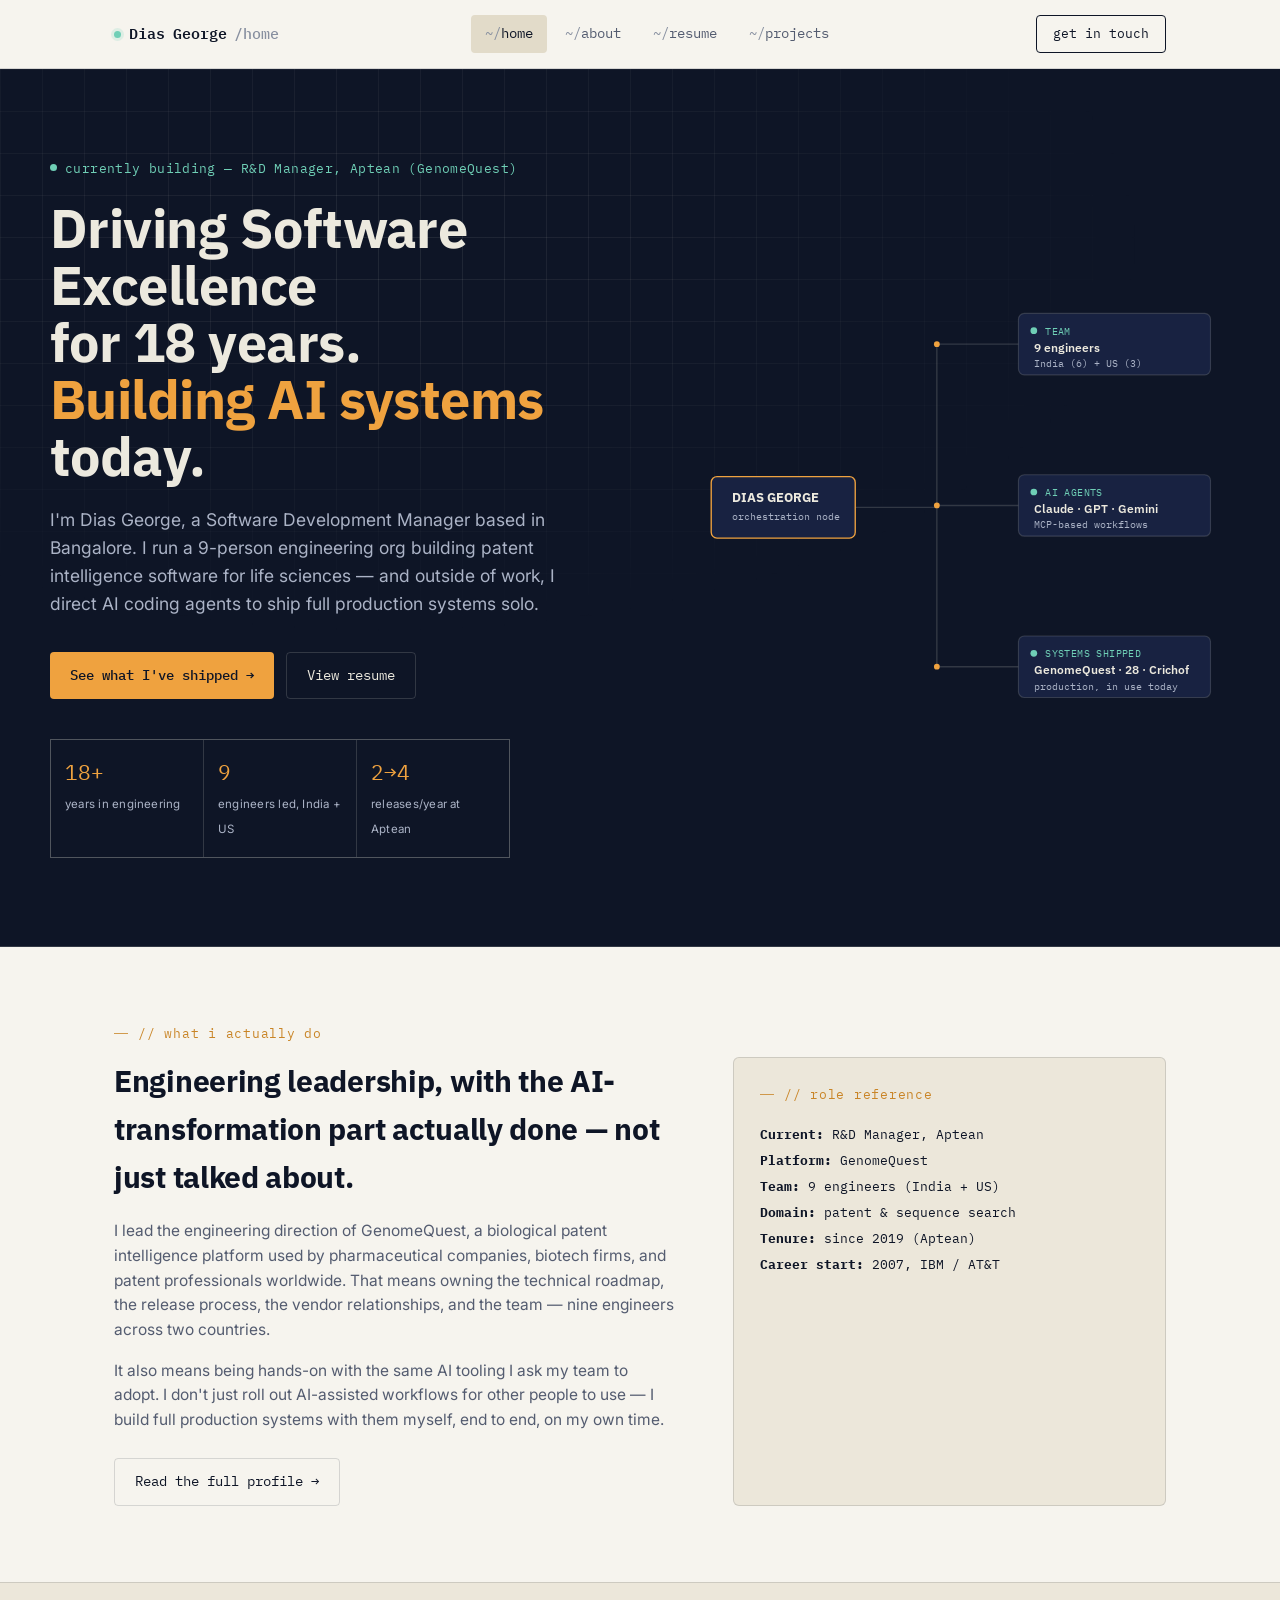
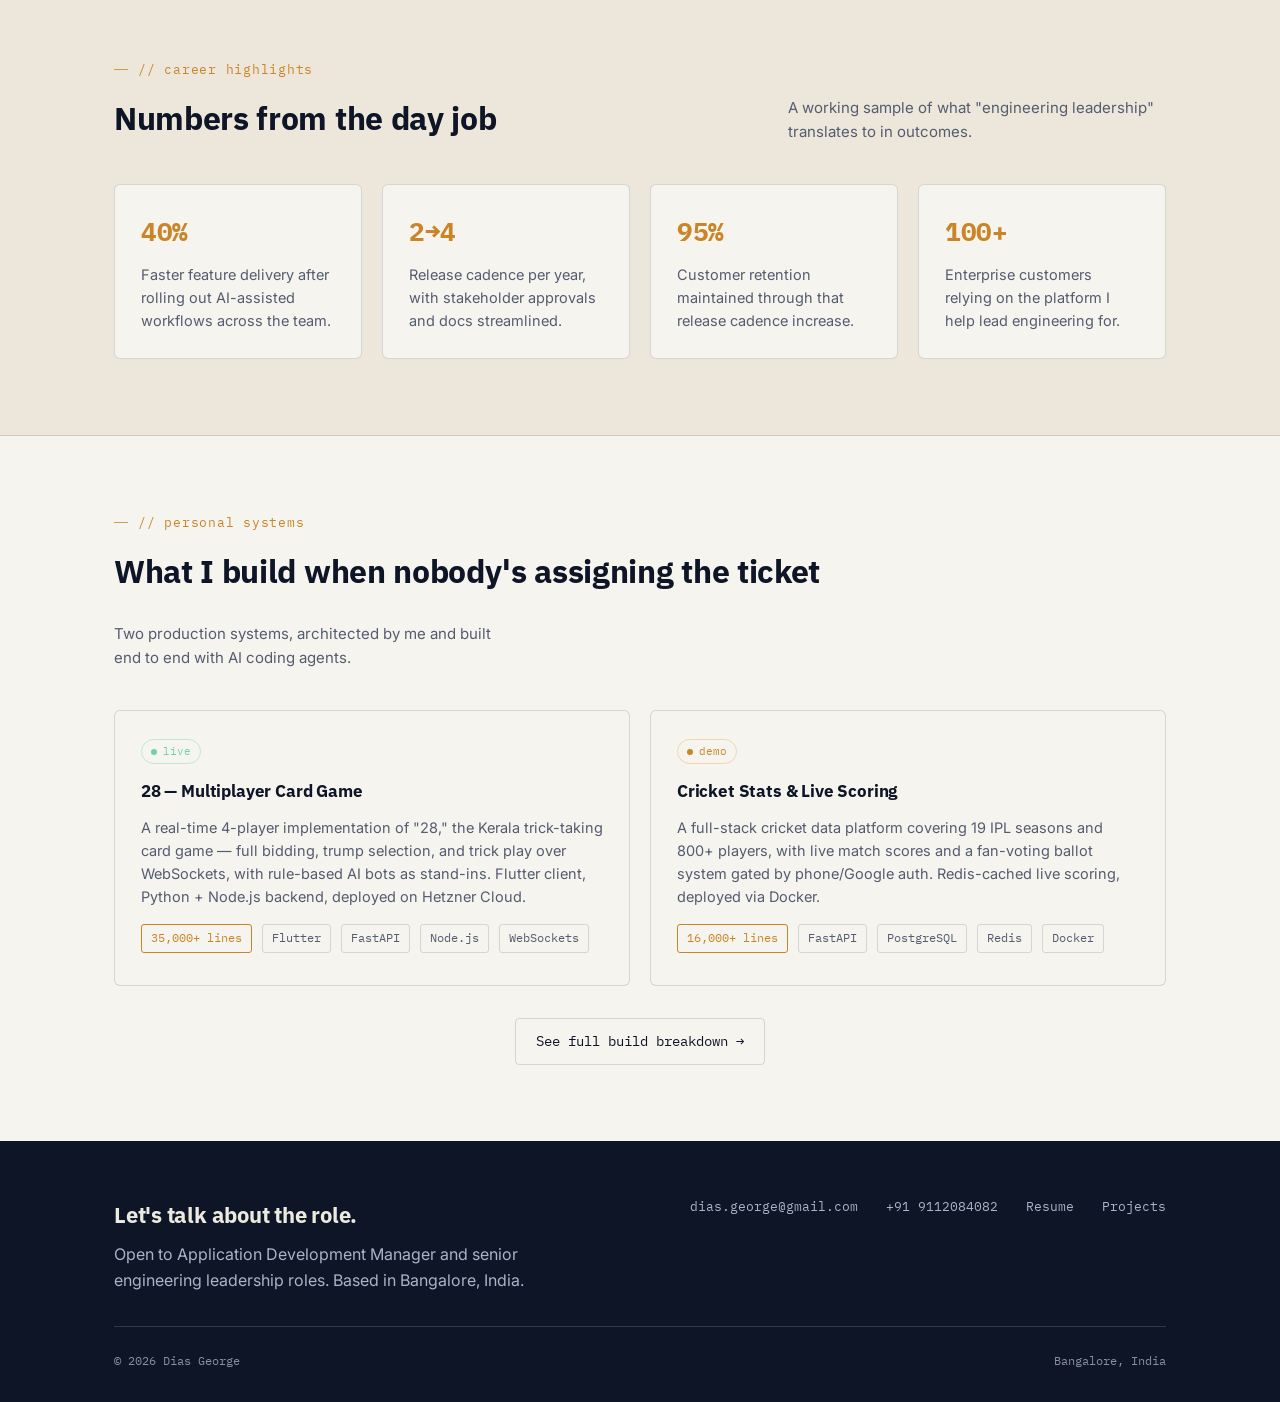
<file: index.html>
<!DOCTYPE html>
<html lang="en">
<head>
<meta charset="UTF-8">
<meta name="viewport" content="width=device-width, initial-scale=1.0">
<title>Dias George — Software Development Manager, AI Transformation</title>
<meta name="description" content="Dias George — Software Development Manager with 18+ years leading enterprise engineering teams, now directing AI-assisted development and shipping production systems solo with AI agents.">
<link rel="preconnect" href="https://fonts.googleapis.com">
<link href="https://fonts.googleapis.com/css2?family=IBM+Plex+Sans:wght@400;500;600;700&family=IBM+Plex+Mono:wght@400;500;600&family=Inter:wght@400;500;600&display=swap" rel="stylesheet">
<link rel="stylesheet" href="assets/styles.css">
</head>
<body>

<nav class="site-nav">
  <div class="wrap">
    <a href="index.html" class="brand"><span class="dot"></span><strong>Dias George</strong><span class="path">/home</span></a>
    <div class="nav-links">
      <a href="index.html" class="current"><span class="path-prefix">~/</span>home</a>
      <a href="about.html"><span class="path-prefix">~/</span>about</a>
      <a href="resume.html"><span class="path-prefix">~/</span>resume</a>
      <a href="projects.html"><span class="path-prefix">~/</span>projects</a>
    </div>
    <a href="mailto:dias.george@gmail.com" class="nav-cta">get in touch</a>
    <button class="nav-toggle" aria-label="Toggle navigation" aria-expanded="false">menu</button>
  </div>
</nav>

<header class="hero">
  <div class="wrap hero-inner">
    <div>
      <div class="hero-status"><span class="pulse"></span> currently building — R&amp;D Manager, Aptean (GenomeQuest)</div>
      <h1>Driving Software Excellence<br>for 18 years.<br><span class="accent">Building AI systems</span> today.</h1>
      <p class="lede">I'm Dias George, a Software Development Manager based in Bangalore. I run a 9-person engineering org building patent intelligence software for life sciences — and outside of work, I direct AI coding agents to ship full production systems solo.</p>
      <div class="hero-actions">
        <a href="projects.html" class="btn btn-primary">See what I've shipped →</a>
        <a href="resume.html" class="btn btn-ghost">View resume</a>
      </div>
      <div class="hero-stats">
        <div><span class="num">18+</span><span class="label">years in engineering</span></div>
        <div><span class="num">9</span><span class="label">engineers led, India + US</span></div>
        <div><span class="num">2→4</span><span class="label">releases/year at Aptean</span></div>
      </div>
    </div>

    <div class="schematic" aria-hidden="false" role="img" aria-label="Diagram showing Dias George coordinating an engineering team, AI coding agents, and production systems">
      <svg viewBox="0 0 560 480" xmlns="http://www.w3.org/2000/svg">
        <!-- connectors -->
        <g stroke="var(--line-on-ink)" stroke-width="1.5" fill="none">
          <line x1="170" y1="242" x2="255" y2="242"/>
          <line x1="255" y1="72" x2="255" y2="408"/>
          <line x1="255" y1="72" x2="340" y2="72"/>
          <line x1="255" y1="240" x2="340" y2="240"/>
          <line x1="255" y1="408" x2="340" y2="408"/>
        </g>
        <circle cx="255" cy="72" r="3" fill="var(--signal)"/>
        <circle cx="255" cy="240" r="3" fill="var(--signal)"/>
        <circle cx="255" cy="408" r="3" fill="var(--signal)"/>

        <!-- central node -->
        <rect x="20" y="210" width="150" height="64" rx="6" fill="var(--ink-2)" stroke="var(--signal)" stroke-width="1.4"/>
        <text x="42" y="236" fill="var(--ink-text)" font-family="var(--font-display)" font-weight="700" font-size="14">DIAS GEORGE</text>
        <text x="42" y="255" fill="var(--ink-text-dim)" font-family="var(--font-mono)" font-size="10.5">orchestration node</text>

        <!-- node 1: team -->
        <rect x="340" y="40" width="200" height="64" rx="6" fill="var(--ink-2)" stroke="var(--line-on-ink)" stroke-width="1.2"/>
        <circle cx="356" cy="58" r="3.5" fill="var(--teal)"/>
        <text x="368" y="62" fill="var(--teal)" font-family="var(--font-mono)" font-size="10" letter-spacing="0.04em">TEAM</text>
        <text x="356" y="80" fill="var(--ink-text)" font-family="var(--font-display)" font-weight="600" font-size="13">9 engineers</text>
        <text x="356" y="96" fill="var(--ink-text-dim)" font-family="var(--font-mono)" font-size="10">India (6) + US (3)</text>

        <!-- node 2: AI agents -->
        <rect x="340" y="208" width="200" height="64" rx="6" fill="var(--ink-2)" stroke="var(--line-on-ink)" stroke-width="1.2"/>
        <circle cx="356" cy="226" r="3.5" fill="var(--teal)"/>
        <text x="368" y="230" fill="var(--teal)" font-family="var(--font-mono)" font-size="10" letter-spacing="0.04em">AI AGENTS</text>
        <text x="356" y="248" fill="var(--ink-text)" font-family="var(--font-display)" font-weight="600" font-size="13">Claude · GPT · Gemini</text>
        <text x="356" y="264" fill="var(--ink-text-dim)" font-family="var(--font-mono)" font-size="10">MCP-based workflows</text>

        <!-- node 3: systems -->
        <rect x="340" y="376" width="200" height="64" rx="6" fill="var(--ink-2)" stroke="var(--line-on-ink)" stroke-width="1.2"/>
        <circle cx="356" cy="394" r="3.5" fill="var(--teal)"/>
        <text x="368" y="398" fill="var(--teal)" font-family="var(--font-mono)" font-size="10" letter-spacing="0.04em">SYSTEMS SHIPPED</text>
        <text x="356" y="416" fill="var(--ink-text)" font-family="var(--font-display)" font-weight="600" font-size="13">GenomeQuest · 28 · Crichof</text>
        <text x="356" y="432" fill="var(--ink-text-dim)" font-family="var(--font-mono)" font-size="10">production, in use today</text>
      </svg>
    </div>
  </div>
</header>

<section>
  <div class="wrap">
    <div class="eyebrow">// what i actually do</div>
    <div class="two-col">
      <div>
        <h2 style="font-size: clamp(22px, 2.8vw, 30px); margin-bottom: 18px;">Engineering leadership, with the AI-transformation part actually done — not just talked about.</h2>
        <p style="font-size: 15.5px;">I lead the engineering direction of GenomeQuest, a biological patent intelligence platform used by pharmaceutical companies, biotech firms, and patent professionals worldwide. That means owning the technical roadmap, the release process, the vendor relationships, and the team — nine engineers across two countries.</p>
        <p style="font-size: 15.5px;">It also means being hands-on with the same AI tooling I ask my team to adopt. I don't just roll out AI-assisted workflows for other people to use — I build full production systems with them myself, end to end, on my own time.</p>
        <a href="about.html" class="btn btn-ghost-dark" style="margin-top:10px;">Read the full profile →</a>
      </div>
      <div class="card" style="background: var(--paper-2);">
        <div class="eyebrow" style="margin-bottom:18px;">// role reference</div>
        <p style="font-family: var(--font-mono); font-size: 13px; color: var(--ink); line-height: 2;">
          <strong>Current:</strong> R&amp;D Manager, Aptean<br>
          <strong>Platform:</strong> GenomeQuest<br>
          <strong>Team:</strong> 9 engineers (India + US)<br>
          <strong>Domain:</strong> patent &amp; sequence search<br>
          <strong>Tenure:</strong> since 2019 (Aptean)<br>
          <strong>Career start:</strong> 2007, IBM / AT&amp;T
        </p>
      </div>
    </div>
  </div>
</section>

<section class="section-alt">
  <div class="wrap">
    <div class="section-head">
      <div>
        <div class="eyebrow">// career highlights</div>
        <h2>Numbers from the day job</h2>
      </div>
      <p class="desc">A working sample of what "engineering leadership" translates to in outcomes.</p>
    </div>
    <div class="grid grid-4">
      <div class="card"><h3 style="font-family: var(--font-mono); font-size: 26px; color: var(--signal-dim);">40%</h3><p>Faster feature delivery after rolling out AI-assisted workflows across the team.</p></div>
      <div class="card"><h3 style="font-family: var(--font-mono); font-size: 26px; color: var(--signal-dim);">2→4</h3><p>Release cadence per year, with stakeholder approvals and docs streamlined.</p></div>
      <div class="card"><h3 style="font-family: var(--font-mono); font-size: 26px; color: var(--signal-dim);">95%</h3><p>Customer retention maintained through that release cadence increase.</p></div>
      <div class="card"><h3 style="font-family: var(--font-mono); font-size: 26px; color: var(--signal-dim);">100+</h3><p>Enterprise customers relying on the platform I help lead engineering for.</p></div>
    </div>
  </div>
</section>

<section>
  <div class="wrap">
    <div class="section-head">
      <div>
        <div class="eyebrow">// personal systems</div>
        <h2>What I build when nobody's assigning the ticket</h2>
      </div>
      <p class="desc">Two production systems, architected by me and built end to end with AI coding agents.</p>
    </div>
    <div class="grid grid-2">
      <div class="card">
        <div class="status-pill" style="margin-bottom:14px;"><span class="dot"></span>live</div>
        <h3>28 — Multiplayer Card Game</h3>
        <p>A real-time 4-player implementation of "28," the Kerala trick-taking card game — full bidding, trump selection, and trick play over WebSockets, with rule-based AI bots as stand-ins. Flutter client, Python + Node.js backend, deployed on Hetzner Cloud.</p>
        <div class="tag-row">
          <span class="tag signal">35,000+ lines</span>
          <span class="tag">Flutter</span>
          <span class="tag">FastAPI</span>
          <span class="tag">Node.js</span>
          <span class="tag">WebSockets</span>
        </div>
      </div>
      <div class="card">
        <div class="status-pill demo" style="margin-bottom:14px;"><span class="dot"></span>demo</div>
        <h3>Cricket Stats &amp; Live Scoring</h3>
        <p>A full-stack cricket data platform covering 19 IPL seasons and 800+ players, with live match scores and a fan-voting ballot system gated by phone/Google auth. Redis-cached live scoring, deployed via Docker.</p>
        <div class="tag-row">
          <span class="tag signal">16,000+ lines</span>
          <span class="tag">FastAPI</span>
          <span class="tag">PostgreSQL</span>
          <span class="tag">Redis</span>
          <span class="tag">Docker</span>
        </div>
      </div>
    </div>
    <div style="margin-top: 32px; text-align: center;">
      <a href="projects.html" class="btn btn-ghost-dark">See full build breakdown →</a>
    </div>
  </div>
</section>

<footer class="site-footer">
  <div class="wrap">
    <div class="footer-top">
      <div>
        <h3>Let's talk about the role.</h3>
        <p style="color: var(--ink-text-dim); max-width: 46ch;">Open to Application Development Manager and senior engineering leadership roles. Based in Bangalore, India.</p>
      </div>
      <div class="footer-links">
        <a href="mailto:dias.george@gmail.com">dias.george@gmail.com</a>
        <a href="tel:+919112084082">+91 9112084082</a>
        <a href="resume.html">Resume</a>
        <a href="projects.html">Projects</a>
      </div>
    </div>
    <div class="footer-bottom">
      <span>© 2026 Dias George</span>
      <span>Bangalore, India</span>
    </div>
  </div>
</footer>

<script src="assets/main.js"></script>
</body>
</html>
</file>
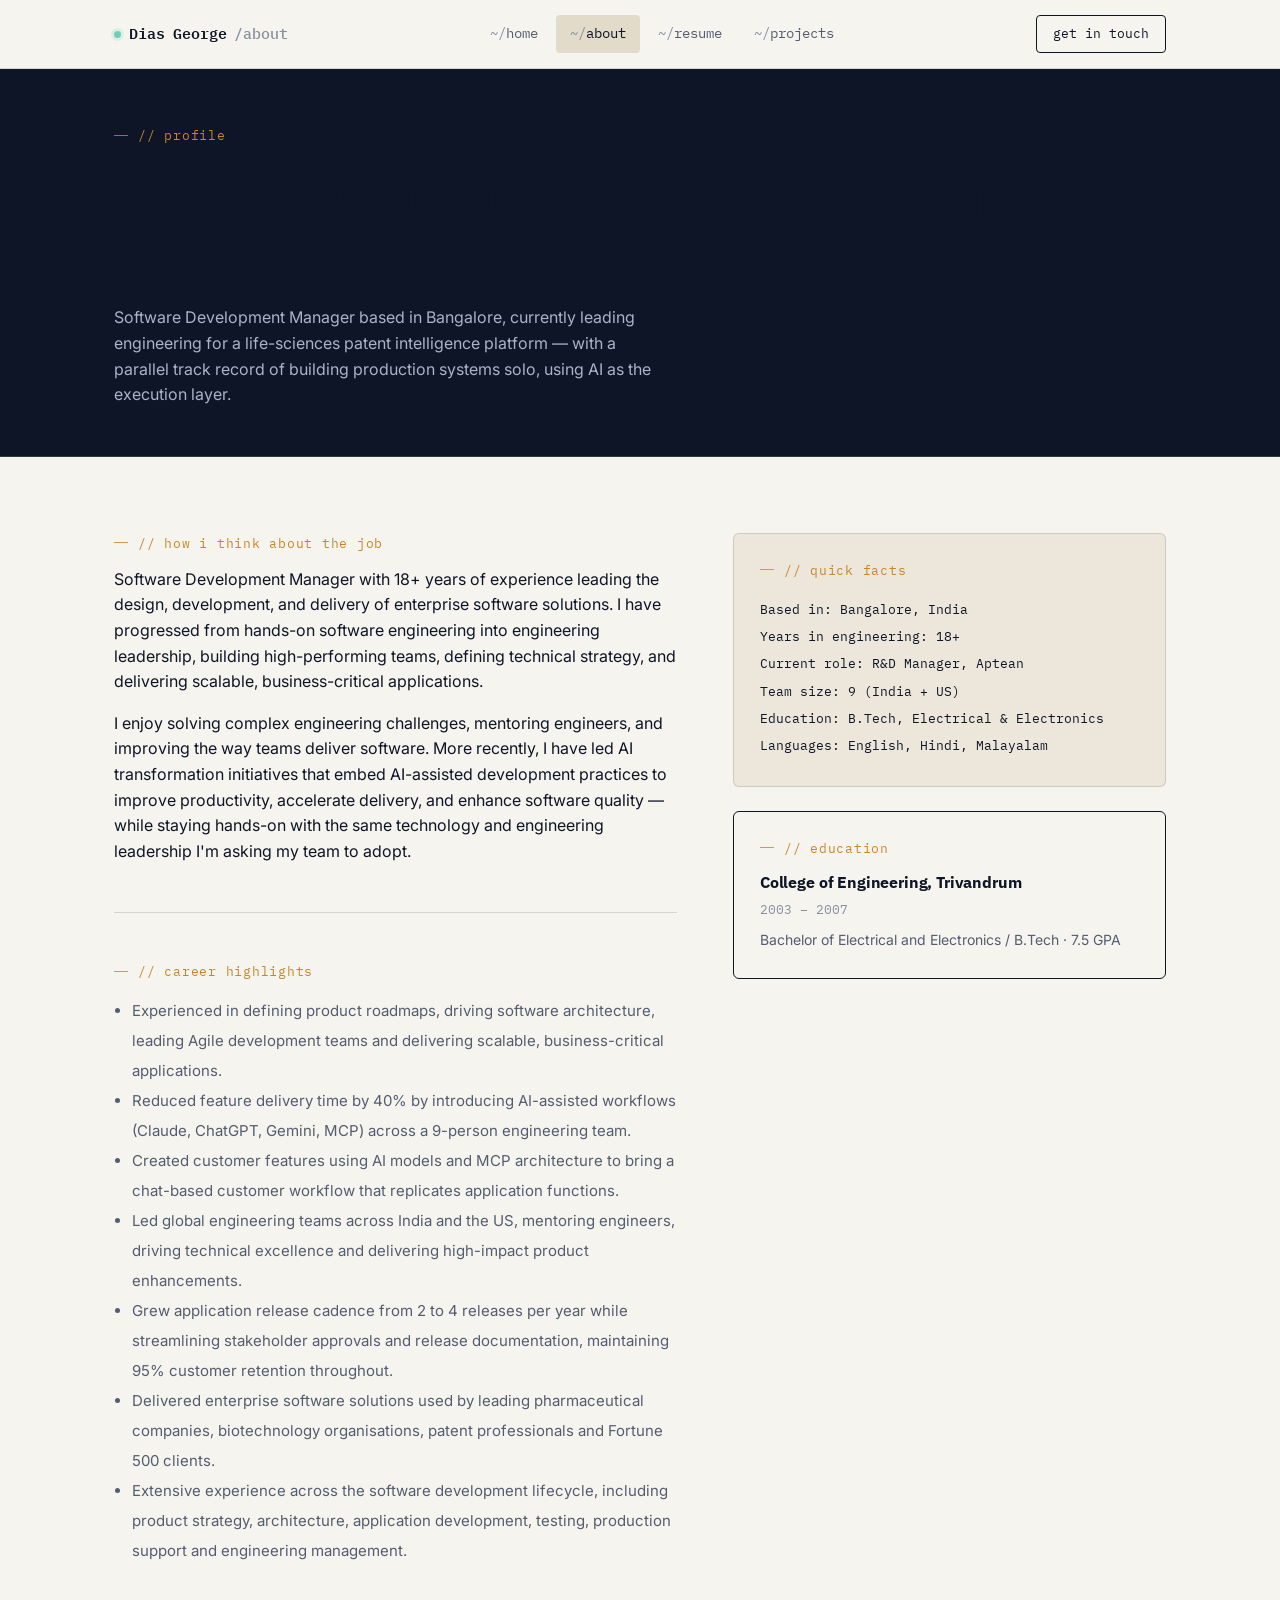
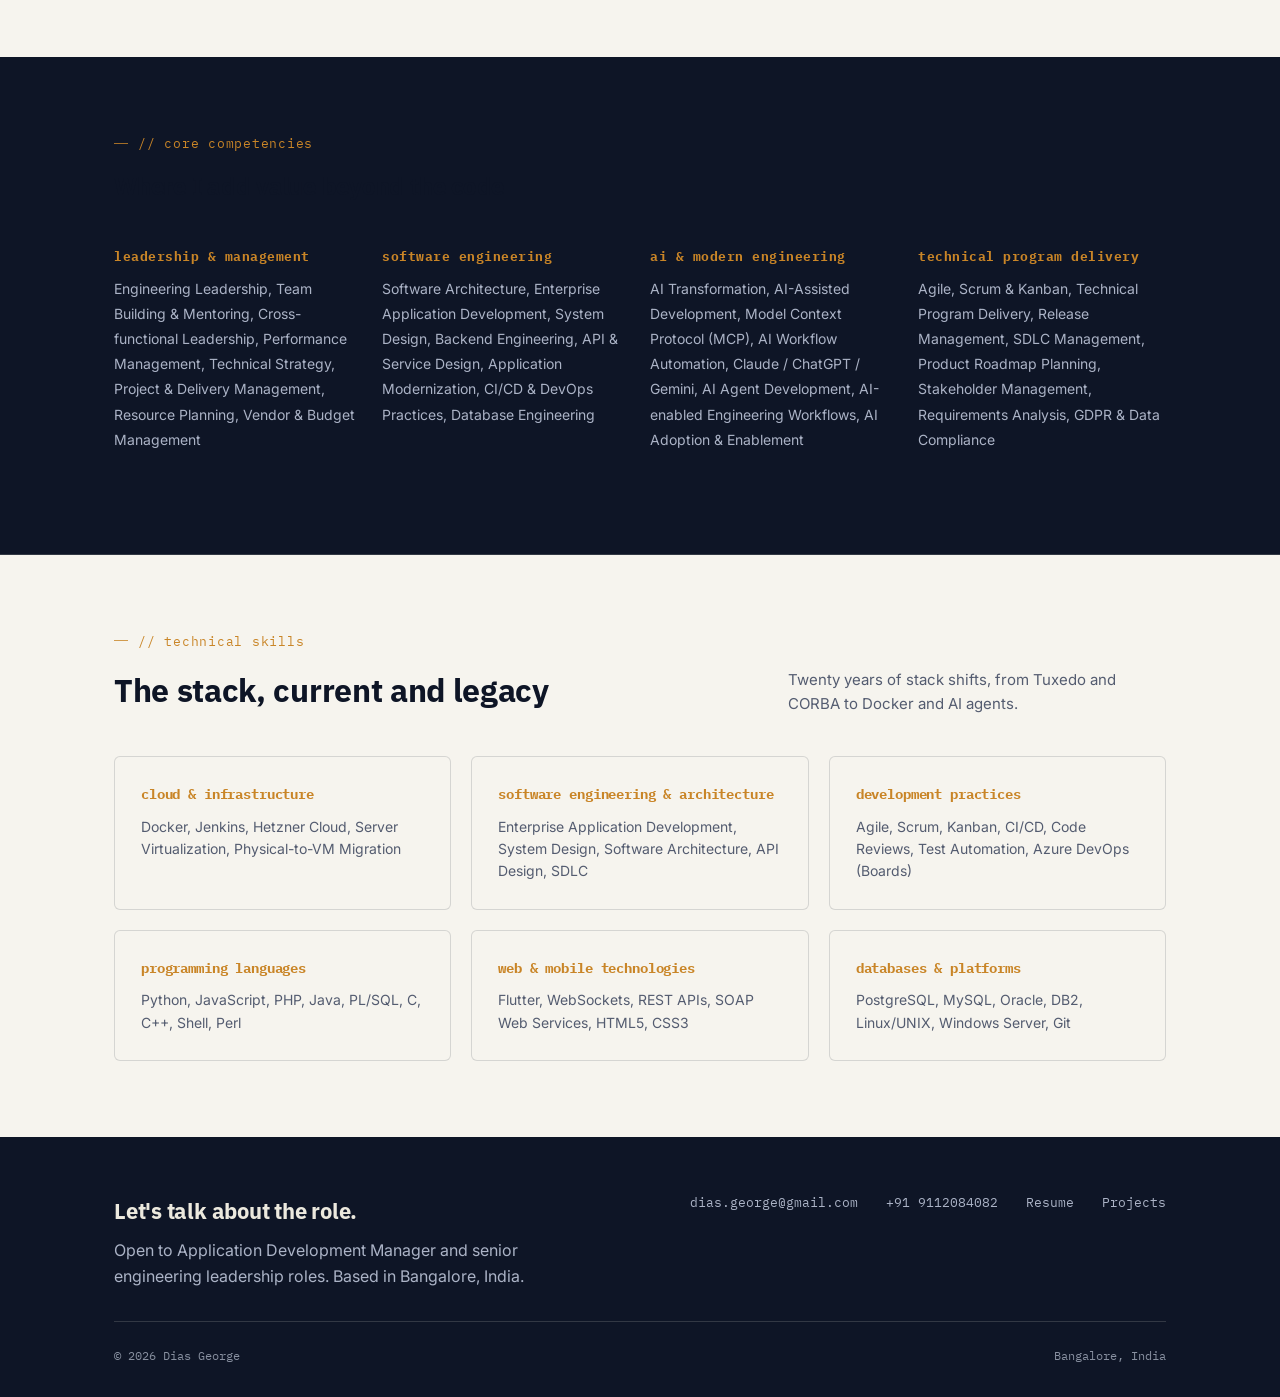
<file: about.html>
<!DOCTYPE html>
<html lang="en">
<head>
<meta charset="UTF-8">
<meta name="viewport" content="width=device-width, initial-scale=1.0">
<title>About — Dias George</title>
<meta name="description" content="Profile, career highlights, core competencies, and technical skills for Dias George, Software Development Manager.">
<link rel="preconnect" href="https://fonts.googleapis.com">
<link href="https://fonts.googleapis.com/css2?family=IBM+Plex+Sans:wght@400;500;600;700&family=IBM+Plex+Mono:wght@400;500;600&family=Inter:wght@400;500;600&display=swap" rel="stylesheet">
<link rel="stylesheet" href="assets/styles.css">
</head>
<body>

<nav class="site-nav">
  <div class="wrap">
    <a href="index.html" class="brand"><span class="dot"></span><strong>Dias George</strong><span class="path">/about</span></a>
    <div class="nav-links">
      <a href="index.html"><span class="path-prefix">~/</span>home</a>
      <a href="about.html" class="current"><span class="path-prefix">~/</span>about</a>
      <a href="resume.html"><span class="path-prefix">~/</span>resume</a>
      <a href="projects.html"><span class="path-prefix">~/</span>projects</a>
    </div>
    <a href="mailto:dias.george@gmail.com" class="nav-cta">get in touch</a>
    <button class="nav-toggle" aria-label="Toggle navigation" aria-expanded="false">menu</button>
  </div>
</nav>

<header class="page-header">
  <div class="wrap">
    <div class="eyebrow">// profile</div>
    <h1>18+ years turning engineering teams into shipping machines.</h1>
    <p>Software Development Manager based in Bangalore, currently leading engineering for a life-sciences patent intelligence platform — with a parallel track record of building production systems solo, using AI as the execution layer.</p>
  </div>
</header>

<section>
  <div class="wrap two-col">
    <div>
      <div class="eyebrow">// how i think about the job</div>
      <p style="font-size: 16px; color: var(--ink);">Software Development Manager with 18+ years of experience leading the design, development, and delivery of enterprise software solutions. I have progressed from hands-on software engineering into engineering leadership, building high-performing teams, defining technical strategy, and delivering scalable, business-critical applications.</p>
      <p style="font-size: 16px; color: var(--ink);">I enjoy solving complex engineering challenges, mentoring engineers, and improving the way teams deliver software. More recently, I have led AI transformation initiatives that embed AI-assisted development practices to improve productivity, accelerate delivery, and enhance software quality — while staying hands-on with the same technology and engineering leadership I'm asking my team to adopt.</p>
      <hr class="divider">
      <div class="eyebrow">// career highlights</div>
      <ul style="padding-left: 18px; color: var(--slate); font-size: 15px; line-height: 2;">
        <li>Experienced in defining product roadmaps, driving software architecture, leading Agile development teams and delivering scalable, business-critical applications.</li>
        <li>Reduced feature delivery time by 40% by introducing AI-assisted workflows (Claude, ChatGPT, Gemini, MCP) across a 9-person engineering team.</li>
        <li>Created customer features using AI models and MCP architecture to bring a chat-based customer workflow that replicates application functions.</li>
        <li>Led global engineering teams across India and the US, mentoring engineers, driving technical excellence and delivering high-impact product enhancements.</li>
        <li>Grew application release cadence from 2 to 4 releases per year while streamlining stakeholder approvals and release documentation, maintaining 95% customer retention throughout.</li>
        <li>Delivered enterprise software solutions used by leading pharmaceutical companies, biotechnology organisations, patent professionals and Fortune 500 clients.</li>
        <li>Extensive experience across the software development lifecycle, including product strategy, architecture, application development, testing, production support and engineering management.</li>
      </ul>
    </div>

    <div>
      <div class="card" style="background: var(--paper-2); margin-bottom: 24px;">
        <div class="eyebrow" style="margin-bottom: 16px;">// quick facts</div>
        <p class="mono" style="font-size: 13px; color: var(--ink); line-height: 2.1;">
          Based in: Bangalore, India<br>
          Years in engineering: 18+<br>
          Current role: R&amp;D Manager, Aptean<br>
          Team size: 9 (India + US)<br>
          Education: B.Tech, Electrical &amp; Electronics<br>
          Languages: English, Hindi, Malayalam
        </p>
      </div>
      <div class="card" style="border-color: var(--ink);">
        <div class="eyebrow" style="margin-bottom: 12px;">// education</div>
        <h3 style="font-size: 16px; margin-bottom: 4px;">College of Engineering, Trivandrum</h3>
        <p class="mono" style="font-size: 12.5px; color: var(--slate-dim); margin-bottom: 10px;">2003 – 2007</p>
        <p style="font-size: 14px;">Bachelor of Electrical and Electronics / B.Tech · 7.5 GPA</p>
      </div>
    </div>
  </div>
</section>

<section class="section-on-ink">
  <div class="wrap">
    <div class="eyebrow">// core competencies</div>
    <h2 style="margin-bottom: 40px;">Where I add value beyond the code</h2>
    <div class="grid grid-4">
      <div class="competency-group">
        <h4>leadership &amp; management</h4>
        <div class="items" style="color: var(--ink-text-dim);">Engineering Leadership, Team Building &amp; Mentoring, Cross-functional Leadership, Performance Management, Technical Strategy, Project &amp; Delivery Management, Resource Planning, Vendor &amp; Budget Management</div>
      </div>
      <div class="competency-group">
        <h4>software engineering</h4>
        <div class="items" style="color: var(--ink-text-dim);">Software Architecture, Enterprise Application Development, System Design, Backend Engineering, API &amp; Service Design, Application Modernization, CI/CD &amp; DevOps Practices, Database Engineering</div>
      </div>
      <div class="competency-group">
        <h4>ai &amp; modern engineering</h4>
        <div class="items" style="color: var(--ink-text-dim);">AI Transformation, AI-Assisted Development, Model Context Protocol (MCP), AI Workflow Automation, Claude / ChatGPT / Gemini, AI Agent Development, AI-enabled Engineering Workflows, AI Adoption &amp; Enablement</div>
      </div>
      <div class="competency-group">
        <h4>technical program delivery</h4>
        <div class="items" style="color: var(--ink-text-dim);">Agile, Scrum &amp; Kanban, Technical Program Delivery, Release Management, SDLC Management, Product Roadmap Planning, Stakeholder Management, Requirements Analysis, GDPR &amp; Data Compliance</div>
      </div>
    </div>
  </div>
</section>

<section>
  <div class="wrap">
    <div class="section-head">
      <div>
        <div class="eyebrow">// technical skills</div>
        <h2>The stack, current and legacy</h2>
      </div>
      <p class="desc">Twenty years of stack shifts, from Tuxedo and CORBA to Docker and AI agents.</p>
    </div>
    <div class="grid grid-3">
      <div class="card">
        <h3 style="font-size: 14px; font-family: var(--font-mono); color: var(--signal-dim); text-transform: lowercase;">cloud &amp; infrastructure</h3>
        <p style="font-size: 14px; margin-top: 10px;">Docker, Jenkins, Hetzner Cloud, Server Virtualization, Physical-to-VM Migration</p>
      </div>
      <div class="card">
        <h3 style="font-size: 14px; font-family: var(--font-mono); color: var(--signal-dim); text-transform: lowercase;">software engineering &amp; architecture</h3>
        <p style="font-size: 14px; margin-top: 10px;">Enterprise Application Development, System Design, Software Architecture, API Design, SDLC</p>
      </div>
      <div class="card">
        <h3 style="font-size: 14px; font-family: var(--font-mono); color: var(--signal-dim); text-transform: lowercase;">development practices</h3>
        <p style="font-size: 14px; margin-top: 10px;">Agile, Scrum, Kanban, CI/CD, Code Reviews, Test Automation, Azure DevOps (Boards)</p>
      </div>
      <div class="card">
        <h3 style="font-size: 14px; font-family: var(--font-mono); color: var(--signal-dim); text-transform: lowercase;">programming languages</h3>
        <p style="font-size: 14px; margin-top: 10px;">Python, JavaScript, PHP, Java, PL/SQL, C, C++, Shell, Perl</p>
      </div>
      <div class="card">
        <h3 style="font-size: 14px; font-family: var(--font-mono); color: var(--signal-dim); text-transform: lowercase;">web &amp; mobile technologies</h3>
        <p style="font-size: 14px; margin-top: 10px;">Flutter, WebSockets, REST APIs, SOAP Web Services, HTML5, CSS3</p>
      </div>
      <div class="card">
        <h3 style="font-size: 14px; font-family: var(--font-mono); color: var(--signal-dim); text-transform: lowercase;">databases &amp; platforms</h3>
        <p style="font-size: 14px; margin-top: 10px;">PostgreSQL, MySQL, Oracle, DB2, Linux/UNIX, Windows Server, Git</p>
      </div>
    </div>
  </div>
</section>

<footer class="site-footer">
  <div class="wrap">
    <div class="footer-top">
      <div>
        <h3>Let's talk about the role.</h3>
        <p style="color: var(--ink-text-dim); max-width: 46ch;">Open to Application Development Manager and senior engineering leadership roles. Based in Bangalore, India.</p>
      </div>
      <div class="footer-links">
        <a href="mailto:dias.george@gmail.com">dias.george@gmail.com</a>
        <a href="tel:+919112084082">+91 9112084082</a>
        <a href="resume.html">Resume</a>
        <a href="projects.html">Projects</a>
      </div>
    </div>
    <div class="footer-bottom">
      <span>© 2026 Dias George</span>
      <span>Bangalore, India</span>
    </div>
  </div>
</footer>

<script src="assets/main.js"></script>
</body>
</html>
</file>
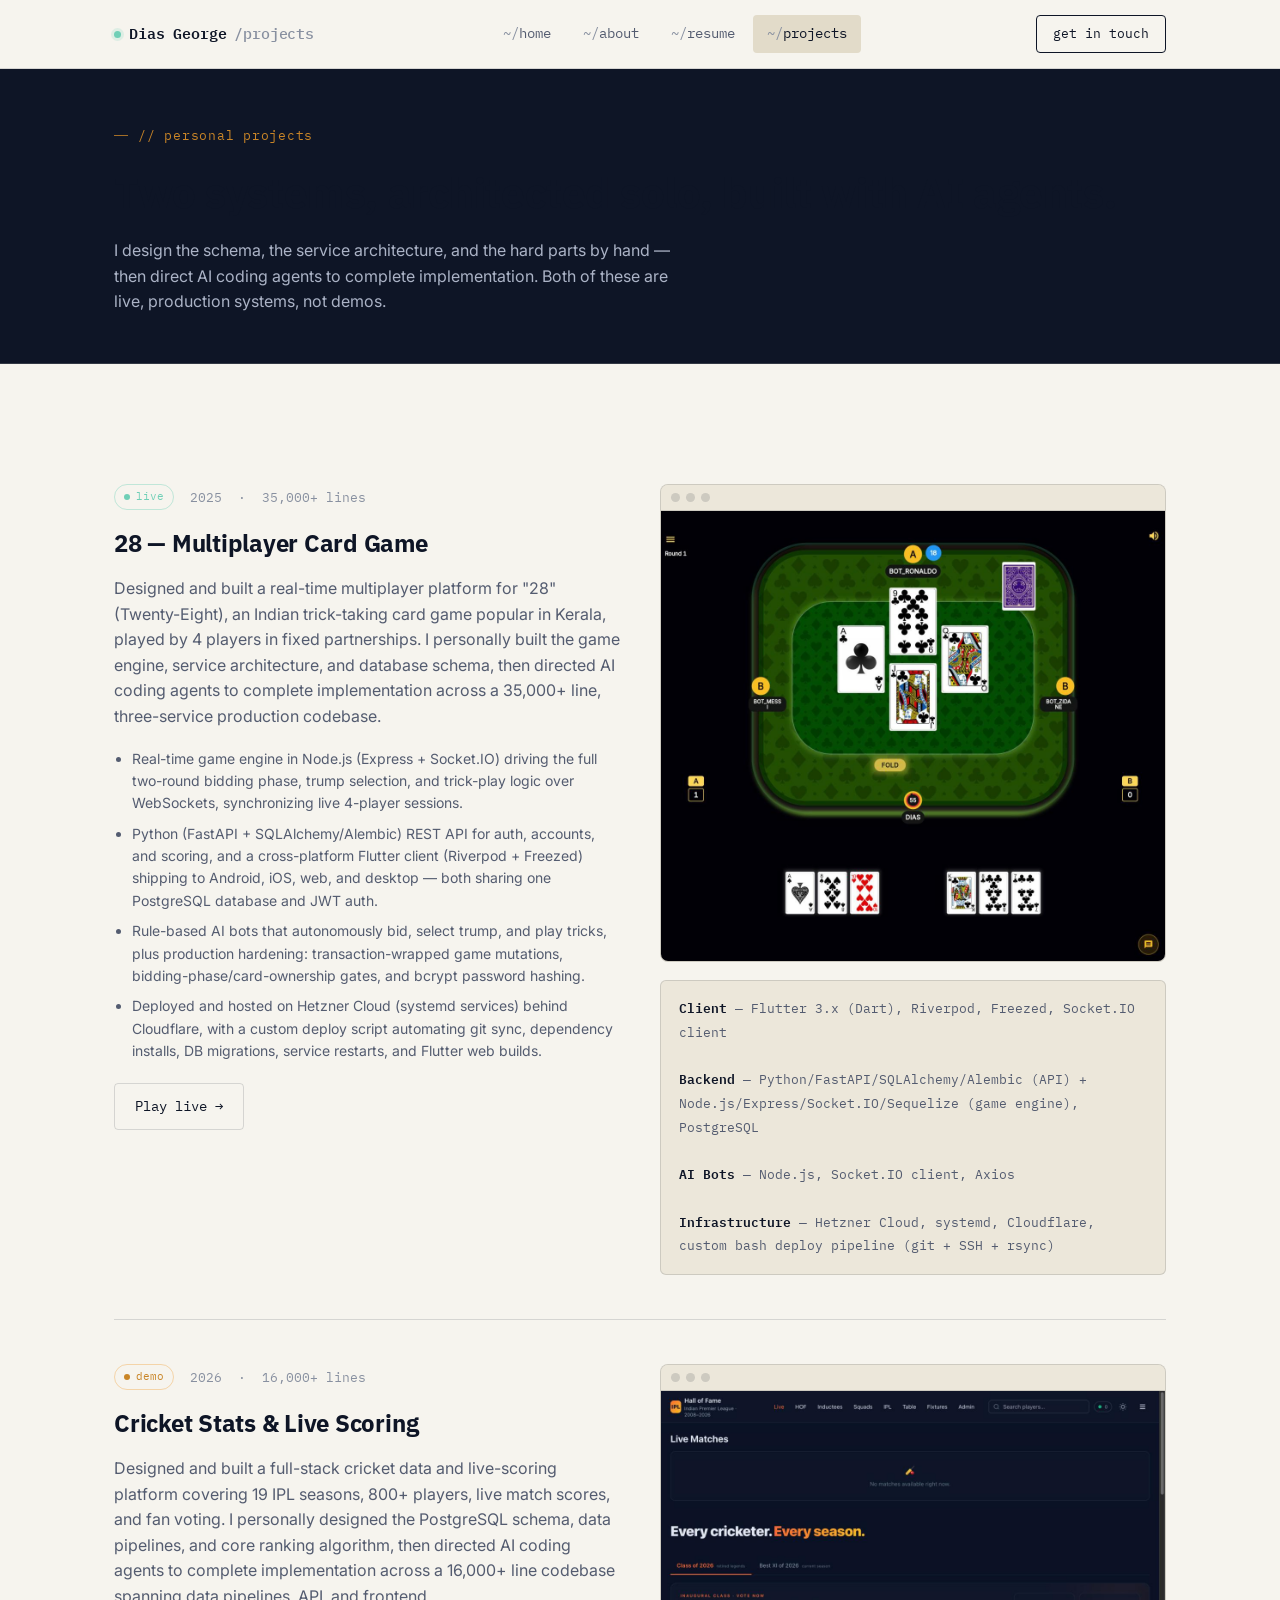
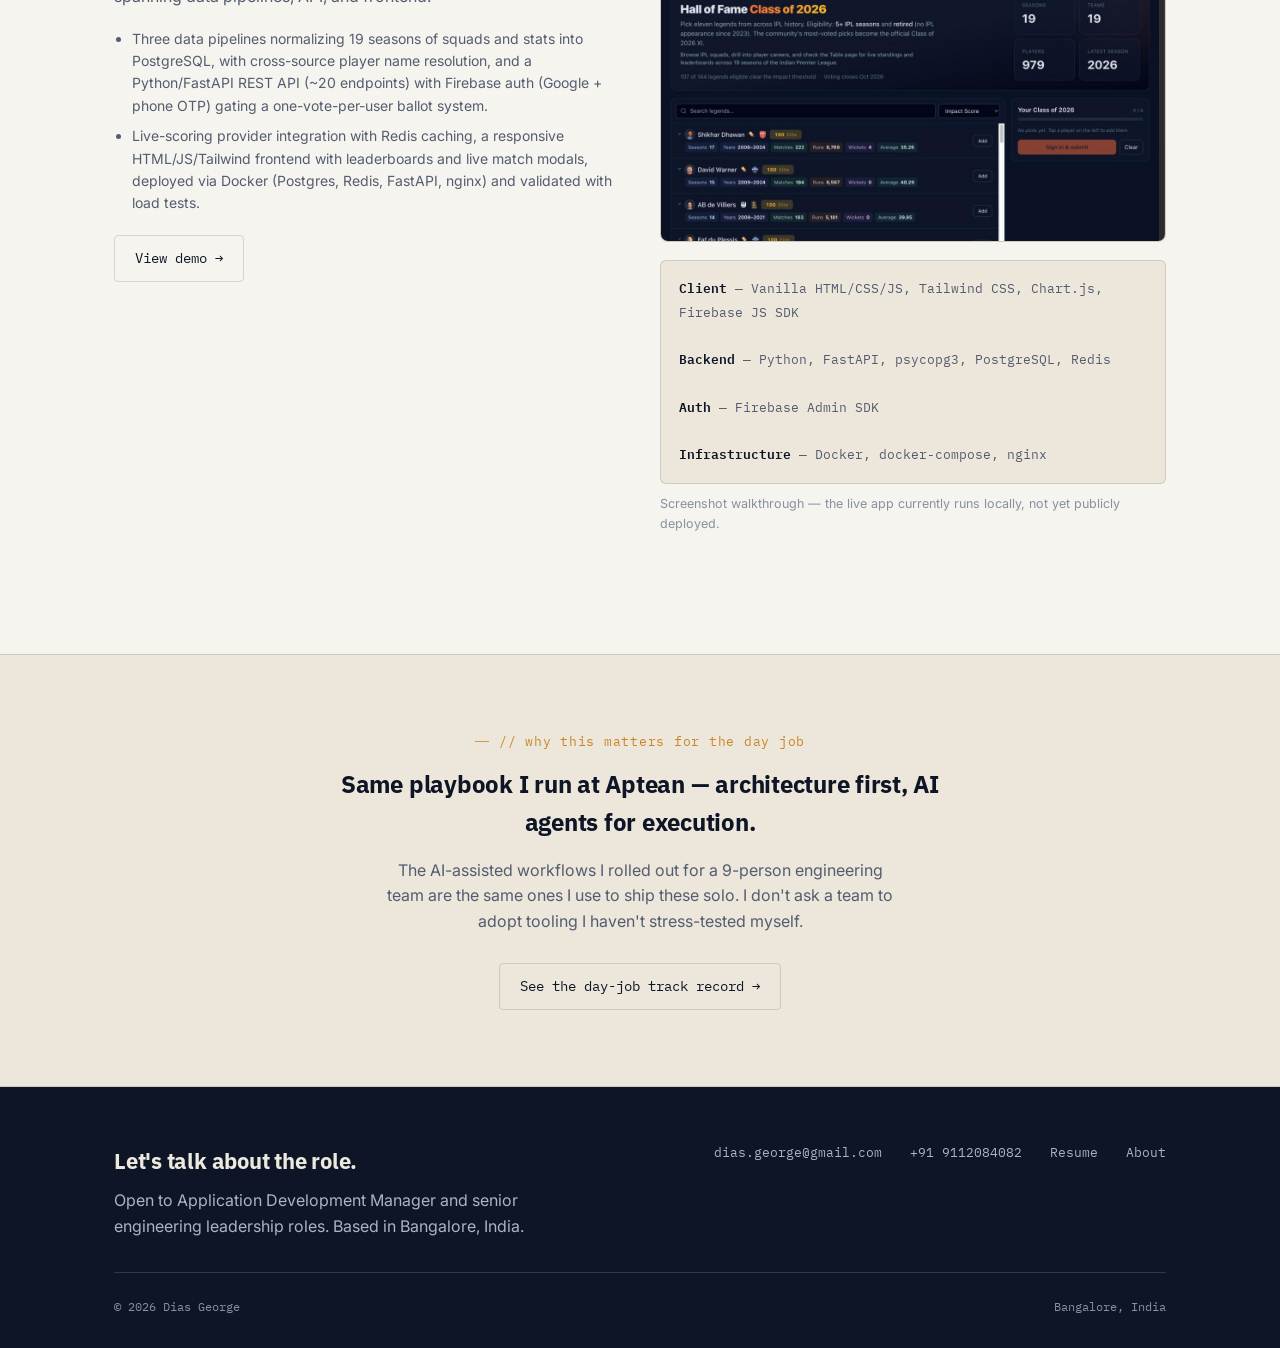
<file: projects.html>
<!DOCTYPE html>
<html lang="en">
<head>
<meta charset="UTF-8">
<meta name="viewport" content="width=device-width, initial-scale=1.0">
<title>Projects — Dias George</title>
<meta name="description" content="Production systems built end-to-end by Dias George, architected personally and implemented with AI coding agents: a multiplayer card game and a cricket stats platform.">
<link rel="preconnect" href="https://fonts.googleapis.com">
<link href="https://fonts.googleapis.com/css2?family=IBM+Plex+Sans:wght@400;500;600;700&family=IBM+Plex+Mono:wght@400;500;600&family=Inter:wght@400;500;600&display=swap" rel="stylesheet">
<link rel="stylesheet" href="assets/styles.css">
</head>
<body>

<nav class="site-nav">
  <div class="wrap">
    <a href="index.html" class="brand"><span class="dot"></span><strong>Dias George</strong><span class="path">/projects</span></a>
    <div class="nav-links">
      <a href="index.html"><span class="path-prefix">~/</span>home</a>
      <a href="about.html"><span class="path-prefix">~/</span>about</a>
      <a href="resume.html"><span class="path-prefix">~/</span>resume</a>
      <a href="projects.html" class="current"><span class="path-prefix">~/</span>projects</a>
    </div>
    <a href="mailto:dias.george@gmail.com" class="nav-cta">get in touch</a>
    <button class="nav-toggle" aria-label="Toggle navigation" aria-expanded="false">menu</button>
  </div>
</nav>

<header class="page-header">
  <div class="wrap">
    <div class="eyebrow">// personal projects</div>
    <h1>Two systems, architected solo, built with AI agents.</h1>
    <p>I design the schema, the service architecture, and the hard parts by hand — then direct AI coding agents to complete implementation. Both of these are live, production systems, not demos.</p>
  </div>
</header>

<section>
  <div class="wrap">

    <div class="project-hero">
      <div>
        <div class="meta-row">
          <span class="status-pill"><span class="dot"></span>live</span>
          <span>2025</span>
          <span>·</span>
          <span>35,000+ lines</span>
        </div>
        <h3>28 — Multiplayer Card Game</h3>
        <p>Designed and built a real-time multiplayer platform for "28" (Twenty-Eight), an Indian trick-taking card game popular in Kerala, played by 4 players in fixed partnerships. I personally built the game engine, service architecture, and database schema, then directed AI coding agents to complete implementation across a 35,000+ line, three-service production codebase.</p>
        <ul class="feature-list">
          <li>Real-time game engine in Node.js (Express + Socket.IO) driving the full two-round bidding phase, trump selection, and trick-play logic over WebSockets, synchronizing live 4-player sessions.</li>
          <li>Python (FastAPI + SQLAlchemy/Alembic) REST API for auth, accounts, and scoring, and a cross-platform Flutter client (Riverpod + Freezed) shipping to Android, iOS, web, and desktop — both sharing one PostgreSQL database and JWT auth.</li>
          <li>Rule-based AI bots that autonomously bid, select trump, and play tricks, plus production hardening: transaction-wrapped game mutations, bidding-phase/card-ownership gates, and bcrypt password hashing.</li>
          <li>Deployed and hosted on Hetzner Cloud (systemd services) behind Cloudflare, with a custom deploy script automating git sync, dependency installs, DB migrations, service restarts, and Flutter web builds.</li>
        </ul>
        <div class="project-actions">
          <a href="https://bid28.com" class="btn btn-ghost-dark">Play live →</a>
        </div>
      </div>
      <div>
      <div class="project-preview">
        <div class="project-preview-bar"><span></span><span></span><span></span></div>
        <img src="assets/img/bid28-preview.jpg" alt="Bid28 live site screenshot" loading="lazy">
      </div>
      <div class="stack-block">
        <strong>Client</strong> — Flutter 3.x (Dart), Riverpod, Freezed, Socket.IO client<br><br>
        <strong>Backend</strong> — Python/FastAPI/SQLAlchemy/Alembic (API) + Node.js/Express/Socket.IO/Sequelize (game engine), PostgreSQL<br><br>
        <strong>AI Bots</strong> — Node.js, Socket.IO client, Axios<br><br>
        <strong>Infrastructure</strong> — Hetzner Cloud, systemd, Cloudflare, custom bash deploy pipeline (git + SSH + rsync)
      </div>
      </div>
    </div>

    <div class="project-hero">
      <div>
        <div class="meta-row">
          <span class="status-pill demo"><span class="dot"></span>demo</span>
          <span>2026</span>
          <span>·</span>
          <span>16,000+ lines</span>
        </div>
        <h3>Cricket Stats &amp; Live Scoring</h3>
        <p>Designed and built a full-stack cricket data and live-scoring platform covering 19 IPL seasons, 800+ players, live match scores, and fan voting. I personally designed the PostgreSQL schema, data pipelines, and core ranking algorithm, then directed AI coding agents to complete implementation across a 16,000+ line codebase spanning data pipelines, API, and frontend.</p>
        <ul class="feature-list">
          <li>Three data pipelines normalizing 19 seasons of squads and stats into PostgreSQL, with cross-source player name resolution, and a Python/FastAPI REST API (~20 endpoints) with Firebase auth (Google + phone OTP) gating a one-vote-per-user ballot system.</li>
          <li>Live-scoring provider integration with Redis caching, a responsive HTML/JS/Tailwind frontend with leaderboards and live match modals, deployed via Docker (Postgres, Redis, FastAPI, nginx) and validated with load tests.</li>
        </ul>
        <div class="project-actions">
          <a href="https://www.diasgeorge.com/hof-demo/live.html" class="btn btn-ghost-dark">View demo →</a>
        </div>
      </div>
      <div>
      <div class="project-preview">
        <div class="project-preview-bar"><span></span><span></span><span></span></div>
        <img src="assets/img/crichof-preview.jpg" alt="Cricket Hall of Fame live site screenshot" loading="lazy">
      </div>
      <div class="stack-block">
        <strong>Client</strong> — Vanilla HTML/CSS/JS, Tailwind CSS, Chart.js, Firebase JS SDK<br><br>
        <strong>Backend</strong> — Python, FastAPI, psycopg3, PostgreSQL, Redis<br><br>
        <strong>Auth</strong> — Firebase Admin SDK<br><br>
        <strong>Infrastructure</strong> — Docker, docker-compose, nginx
      </div>
      <p style="font-size: 12.5px; color: var(--slate-dim); margin-top: 10px;">Screenshot walkthrough — the live app currently runs locally, not yet publicly deployed.</p>
      </div>
    </div>

  </div>
</section>

<section class="section-alt">
  <div class="wrap" style="text-align:center;">
    <div class="eyebrow" style="justify-content:center;">// why this matters for the day job</div>
    <h2 style="max-width: 46ch; margin: 0 auto 16px;">Same playbook I run at Aptean — architecture first, AI agents for execution.</h2>
    <p style="max-width: 52ch; margin: 0 auto;">The AI-assisted workflows I rolled out for a 9-person engineering team are the same ones I use to ship these solo. I don't ask a team to adopt tooling I haven't stress-tested myself.</p>
    <div style="margin-top: 28px;">
      <a href="resume.html" class="btn btn-ghost-dark">See the day-job track record →</a>
    </div>
  </div>
</section>

<footer class="site-footer">
  <div class="wrap">
    <div class="footer-top">
      <div>
        <h3>Let's talk about the role.</h3>
        <p style="color: var(--ink-text-dim); max-width: 46ch;">Open to Application Development Manager and senior engineering leadership roles. Based in Bangalore, India.</p>
      </div>
      <div class="footer-links">
        <a href="mailto:dias.george@gmail.com">dias.george@gmail.com</a>
        <a href="tel:+919112084082">+91 9112084082</a>
        <a href="resume.html">Resume</a>
        <a href="about.html">About</a>
      </div>
    </div>
    <div class="footer-bottom">
      <span>© 2026 Dias George</span>
      <span>Bangalore, India</span>
    </div>
  </div>
</footer>

<script src="assets/main.js"></script>
</body>
</html>
</file>
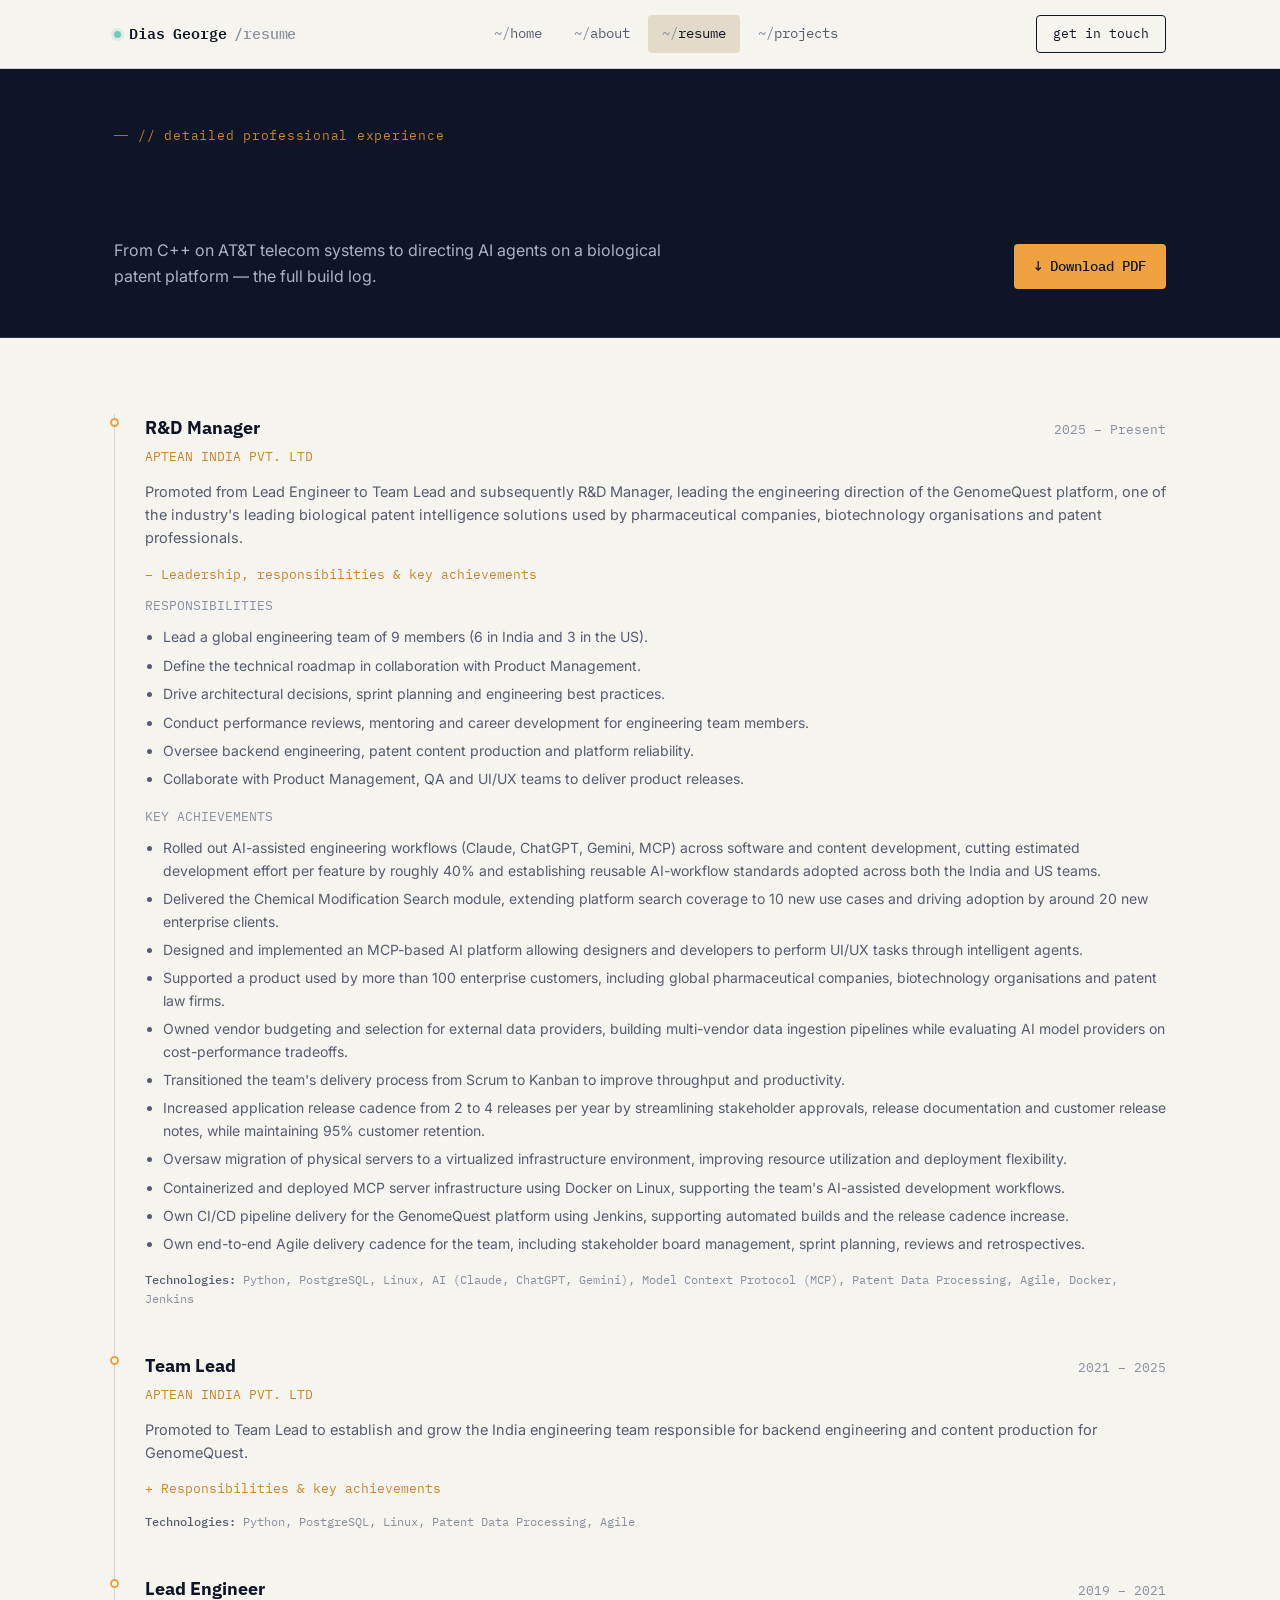
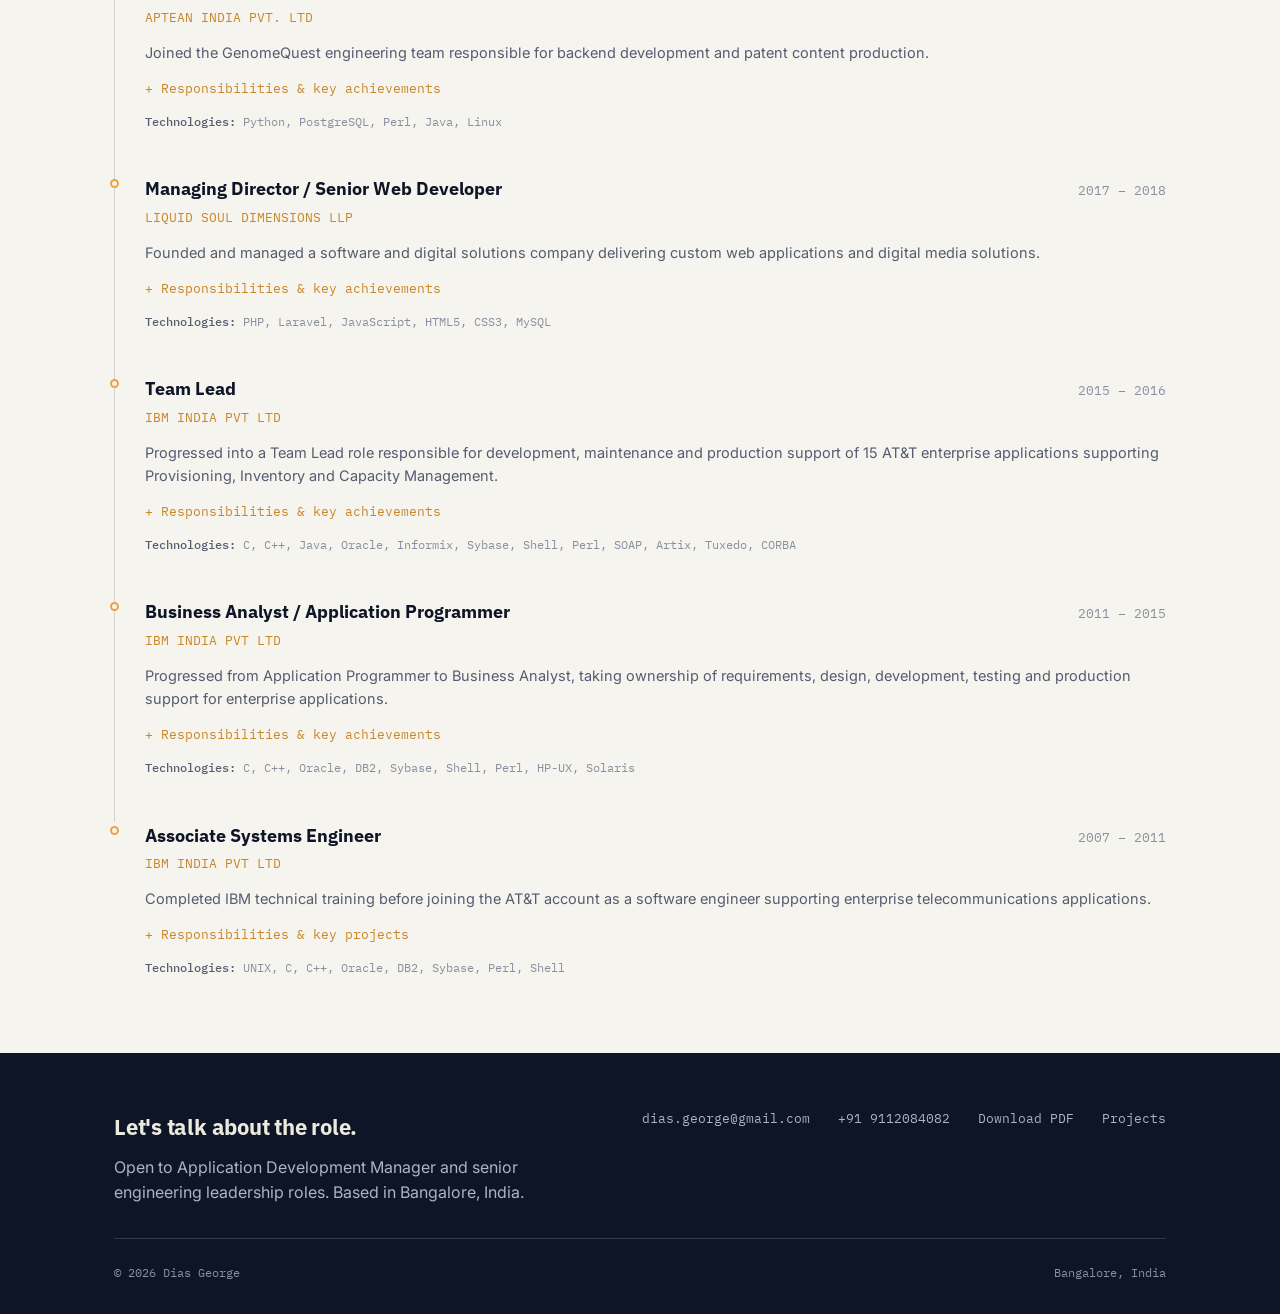
<file: resume.html>
<!DOCTYPE html>
<html lang="en">
<head>
<meta charset="UTF-8">
<meta name="viewport" content="width=device-width, initial-scale=1.0">
<title>Resume — Dias George</title>
<meta name="description" content="Detailed professional experience for Dias George, Software Development Manager — Aptean, Liquid Soul Dimensions, IBM.">
<link rel="preconnect" href="https://fonts.googleapis.com">
<link href="https://fonts.googleapis.com/css2?family=IBM+Plex+Sans:wght@400;500;600;700&family=IBM+Plex+Mono:wght@400;500;600&family=Inter:wght@400;500;600&display=swap" rel="stylesheet">
<link rel="stylesheet" href="assets/styles.css">
</head>
<body>

<nav class="site-nav">
  <div class="wrap">
    <a href="index.html" class="brand"><span class="dot"></span><strong>Dias George</strong><span class="path">/resume</span></a>
    <div class="nav-links">
      <a href="index.html"><span class="path-prefix">~/</span>home</a>
      <a href="about.html"><span class="path-prefix">~/</span>about</a>
      <a href="resume.html" class="current"><span class="path-prefix">~/</span>resume</a>
      <a href="projects.html"><span class="path-prefix">~/</span>projects</a>
    </div>
    <a href="mailto:dias.george@gmail.com" class="nav-cta">get in touch</a>
    <button class="nav-toggle" aria-label="Toggle navigation" aria-expanded="false">menu</button>
  </div>
</nav>

<header class="page-header">
  <div class="wrap" style="display:flex; justify-content: space-between; align-items: flex-end; gap: 24px; flex-wrap: wrap;">
    <div>
      <div class="eyebrow">// detailed professional experience</div>
      <h1>18 years, six roles, one throughline.</h1>
      <p>From C++ on AT&amp;T telecom systems to directing AI agents on a biological patent platform — the full build log.</p>
    </div>
    <a href="assets/Dias_George_Resume.pdf" class="btn btn-primary" download>↓ Download PDF</a>
  </div>
</header>

<section>
  <div class="wrap">
    <div class="timeline">

      <div class="tl-entry">
        <div class="tl-head"><span class="tl-role">R&amp;D Manager</span><span class="tl-dates">2025 – Present</span></div>
        <div class="tl-company">APTEAN INDIA PVT. LTD</div>
        <p class="tl-summary">Promoted from Lead Engineer to Team Lead and subsequently R&amp;D Manager, leading the engineering direction of the GenomeQuest platform, one of the industry's leading biological patent intelligence solutions used by pharmaceutical companies, biotechnology organisations and patent professionals.</p>
        <details class="tl-more" open>
          <summary>Leadership, responsibilities &amp; key achievements</summary>
          <p style="font-size: 13px; font-family: var(--font-mono); color: var(--slate-dim); margin-bottom: 10px;">RESPONSIBILITIES</p>
          <ul class="tl-list">
            <li>Lead a global engineering team of 9 members (6 in India and 3 in the US).</li>
            <li>Define the technical roadmap in collaboration with Product Management.</li>
            <li>Drive architectural decisions, sprint planning and engineering best practices.</li>
            <li>Conduct performance reviews, mentoring and career development for engineering team members.</li>
            <li>Oversee backend engineering, patent content production and platform reliability.</li>
            <li>Collaborate with Product Management, QA and UI/UX teams to deliver product releases.</li>
          </ul>
          <p style="font-size: 13px; font-family: var(--font-mono); color: var(--slate-dim); margin: 16px 0 10px;">KEY ACHIEVEMENTS</p>
          <ul class="tl-list">
            <li>Rolled out AI-assisted engineering workflows (Claude, ChatGPT, Gemini, MCP) across software and content development, cutting estimated development effort per feature by roughly 40% and establishing reusable AI-workflow standards adopted across both the India and US teams.</li>
            <li>Delivered the Chemical Modification Search module, extending platform search coverage to 10 new use cases and driving adoption by around 20 new enterprise clients.</li>
            <li>Designed and implemented an MCP-based AI platform allowing designers and developers to perform UI/UX tasks through intelligent agents.</li>
            <li>Supported a product used by more than 100 enterprise customers, including global pharmaceutical companies, biotechnology organisations and patent law firms.</li>
            <li>Owned vendor budgeting and selection for external data providers, building multi-vendor data ingestion pipelines while evaluating AI model providers on cost-performance tradeoffs.</li>
            <li>Transitioned the team's delivery process from Scrum to Kanban to improve throughput and productivity.</li>
            <li>Increased application release cadence from 2 to 4 releases per year by streamlining stakeholder approvals, release documentation and customer release notes, while maintaining 95% customer retention.</li>
            <li>Oversaw migration of physical servers to a virtualized infrastructure environment, improving resource utilization and deployment flexibility.</li>
            <li>Containerized and deployed MCP server infrastructure using Docker on Linux, supporting the team's AI-assisted development workflows.</li>
            <li>Own CI/CD pipeline delivery for the GenomeQuest platform using Jenkins, supporting automated builds and the release cadence increase.</li>
            <li>Own end-to-end Agile delivery cadence for the team, including stakeholder board management, sprint planning, reviews and retrospectives.</li>
          </ul>
        </details>
        <p class="tl-tech"><strong>Technologies:</strong> Python, PostgreSQL, Linux, AI (Claude, ChatGPT, Gemini), Model Context Protocol (MCP), Patent Data Processing, Agile, Docker, Jenkins</p>
      </div>

      <div class="tl-entry">
        <div class="tl-head"><span class="tl-role">Team Lead</span><span class="tl-dates">2021 – 2025</span></div>
        <div class="tl-company">APTEAN INDIA PVT. LTD</div>
        <p class="tl-summary">Promoted to Team Lead to establish and grow the India engineering team responsible for backend engineering and content production for GenomeQuest.</p>
        <details class="tl-more">
          <summary>Responsibilities &amp; key achievements</summary>
          <ul class="tl-list">
            <li>Built and managed the India content engineering team.</li>
            <li>Planned sprint deliveries and coordinated releases with global engineering teams.</li>
            <li>Mentored engineers and established development standards.</li>
            <li>Improved production monitoring and engineering processes.</li>
            <li>Worked closely with Product Management on feature planning.</li>
          </ul>
          <p style="font-size: 13px; font-family: var(--font-mono); color: var(--slate-dim); margin: 16px 0 10px;">KEY ACHIEVEMENTS</p>
          <ul class="tl-list">
            <li>Reduced patent publication turnaround times through improvements to content production workflows.</li>
            <li>Improved patent family processing and production stability.</li>
            <li>Automated several manual engineering and production activities.</li>
            <li>Successfully onboarded and mentored new engineering team members.</li>
          </ul>
        </details>
        <p class="tl-tech"><strong>Technologies:</strong> Python, PostgreSQL, Linux, Patent Data Processing, Agile</p>
      </div>

      <div class="tl-entry">
        <div class="tl-head"><span class="tl-role">Lead Engineer</span><span class="tl-dates">2019 – 2021</span></div>
        <div class="tl-company">APTEAN INDIA PVT. LTD</div>
        <p class="tl-summary">Joined the GenomeQuest engineering team responsible for backend development and patent content production.</p>
        <details class="tl-more">
          <summary>Responsibilities &amp; key achievements</summary>
          <ul class="tl-list">
            <li>Backend application development.</li>
            <li>Patent ingestion and processing pipelines.</li>
            <li>Production support and issue resolution.</li>
            <li>Process automation.</li>
            <li>Content validation and database updates.</li>
          </ul>
          <p style="font-size: 13px; font-family: var(--font-mono); color: var(--slate-dim); margin: 16px 0 10px;">KEY ACHIEVEMENTS</p>
          <ul class="tl-list">
            <li>Automated biological sequence database build processes.</li>
            <li>Improved PATSTAT patent family processing.</li>
            <li>Enhanced public database build processes, including UNIPROT and GenBank.</li>
            <li>Improved production build reliability and reduced manual intervention.</li>
            <li>Worked with external content providers to streamline data integration and production workflows.</li>
          </ul>
        </details>
        <p class="tl-tech"><strong>Technologies:</strong> Python, PostgreSQL, Perl, Java, Linux</p>
      </div>

      <div class="tl-entry">
        <div class="tl-head"><span class="tl-role">Managing Director / Senior Web Developer</span><span class="tl-dates">2017 – 2018</span></div>
        <div class="tl-company">LIQUID SOUL DIMENSIONS LLP</div>
        <p class="tl-summary">Founded and managed a software and digital solutions company delivering custom web applications and digital media solutions.</p>
        <details class="tl-more">
          <summary>Responsibilities &amp; key achievements</summary>
          <ul class="tl-list">
            <li>Business management and client engagement.</li>
            <li>Solution architecture and software design.</li>
            <li>Full-stack web development.</li>
            <li>Project planning and delivery.</li>
            <li>Technical consulting.</li>
          </ul>
          <p style="font-size: 13px; font-family: var(--font-mono); color: var(--slate-dim); margin: 16px 0 10px;">KEY ACHIEVEMENTS</p>
          <ul class="tl-list">
            <li>Successfully delivered web development projects including the IDEC 2018 conference platform and the company's corporate site, alongside creative and advertising engagements for brands including GE and OnePlus.</li>
            <li>Managed complete project lifecycles from requirements gathering through deployment.</li>
            <li>Delivered projects within committed timelines while maintaining strong client relationships.</li>
          </ul>
        </details>
        <p class="tl-tech"><strong>Technologies:</strong> PHP, Laravel, JavaScript, HTML5, CSS3, MySQL</p>
      </div>

      <div class="tl-entry">
        <div class="tl-head"><span class="tl-role">Team Lead</span><span class="tl-dates">2015 – 2016</span></div>
        <div class="tl-company">IBM INDIA PVT LTD</div>
        <p class="tl-summary">Progressed into a Team Lead role responsible for development, maintenance and production support of 15 AT&amp;T enterprise applications supporting Provisioning, Inventory and Capacity Management.</p>
        <details class="tl-more">
          <summary>Responsibilities &amp; key achievements</summary>
          <ul class="tl-list">
            <li>Led a team of five software engineers.</li>
            <li>Managed project planning, technical design and delivery.</li>
            <li>Coordinated production support and release activities.</li>
            <li>Conducted code reviews and mentored team members.</li>
            <li>Worked directly with AT&amp;T stakeholders on project delivery.</li>
          </ul>
          <p style="font-size: 13px; font-family: var(--font-mono); color: var(--slate-dim); margin: 16px 0 10px;">KEY ACHIEVEMENTS</p>
          <ul class="tl-list">
            <li>Delivered more than 20 enterprise development projects.</li>
            <li>Managed over 200 production support requests and resolved more than 20 Severity 1 incidents.</li>
            <li>Became Subject Matter Expert across more than 30 enterprise applications.</li>
            <li>Successfully led multiple application modernization initiatives.</li>
          </ul>
        </details>
        <p class="tl-tech"><strong>Technologies:</strong> C, C++, Java, Oracle, Informix, Sybase, Shell, Perl, SOAP, Artix, Tuxedo, CORBA</p>
      </div>

      <div class="tl-entry">
        <div class="tl-head"><span class="tl-role">Business Analyst / Application Programmer</span><span class="tl-dates">2011 – 2015</span></div>
        <div class="tl-company">IBM INDIA PVT LTD</div>
        <p class="tl-summary">Progressed from Application Programmer to Business Analyst, taking ownership of requirements, design, development, testing and production support for enterprise applications.</p>
        <details class="tl-more">
          <summary>Responsibilities &amp; key achievements</summary>
          <ul class="tl-list">
            <li>Requirements gathering and technical design.</li>
            <li>Application development.</li>
            <li>Unit, integration and system testing.</li>
            <li>Production support.</li>
            <li>Documentation and release management.</li>
          </ul>
          <p style="font-size: 13px; font-family: var(--font-mono); color: var(--slate-dim); margin: 16px 0 10px;">KEY ACHIEVEMENTS</p>
          <ul class="tl-list">
            <li>Delivered more than 20 development projects across the complete SDLC.</li>
            <li>Supported over 15 mission-critical AT&amp;T applications.</li>
            <li>Resolved complex production issues with minimal business impact.</li>
            <li>Frequently assigned to high-priority projects requiring rapid technical problem solving.</li>
          </ul>
        </details>
        <p class="tl-tech"><strong>Technologies:</strong> C, C++, Oracle, DB2, Sybase, Shell, Perl, HP-UX, Solaris</p>
      </div>

      <div class="tl-entry">
        <div class="tl-head"><span class="tl-role">Associate Systems Engineer</span><span class="tl-dates">2007 – 2011</span></div>
        <div class="tl-company">IBM INDIA PVT LTD</div>
        <p class="tl-summary">Completed IBM technical training before joining the AT&amp;T account as a software engineer supporting enterprise telecommunications applications.</p>
        <details class="tl-more">
          <summary>Responsibilities &amp; key projects</summary>
          <ul class="tl-list">
            <li>Software development using C/C++.</li>
            <li>Unit, system and interface testing.</li>
            <li>Production support.</li>
            <li>Application maintenance.</li>
            <li>Technical documentation.</li>
          </ul>
          <p style="font-size: 13px; font-family: var(--font-mono); color: var(--slate-dim); margin: 16px 0 10px;">KEY PROJECTS</p>
          <ul class="tl-list">
            <li>Connect:Direct interface implementation.</li>
            <li>Provisioning application enhancements.</li>
            <li>Shell scripting automation.</li>
            <li>Backend development for Bell Labs applications.</li>
            <li>HP-UX and Solaris production support.</li>
          </ul>
        </details>
        <p class="tl-tech"><strong>Technologies:</strong> UNIX, C, C++, Oracle, DB2, Sybase, Perl, Shell</p>
      </div>

    </div>
  </div>
</section>

<footer class="site-footer">
  <div class="wrap">
    <div class="footer-top">
      <div>
        <h3>Let's talk about the role.</h3>
        <p style="color: var(--ink-text-dim); max-width: 46ch;">Open to Application Development Manager and senior engineering leadership roles. Based in Bangalore, India.</p>
      </div>
      <div class="footer-links">
        <a href="mailto:dias.george@gmail.com">dias.george@gmail.com</a>
        <a href="tel:+919112084082">+91 9112084082</a>
        <a href="assets/Dias_George_Resume.pdf" download>Download PDF</a>
        <a href="projects.html">Projects</a>
      </div>
    </div>
    <div class="footer-bottom">
      <span>© 2026 Dias George</span>
      <span>Bangalore, India</span>
    </div>
  </div>
</footer>

<script src="assets/main.js"></script>
</body>
</html>
</file>
<file: assets/styles.css>
/* ============================================================
   DIAS GEORGE — Portfolio Design System
   Concept: engineering schematic / systems architecture.
   Palette: deep ink navy + warm paper + amber annotation signal.
   Type: IBM Plex Sans (display) / Inter (body) / IBM Plex Mono (data)
   ============================================================ */

:root {
  --ink: #0E1526;
  --ink-2: #182241;
  --ink-3: #232f57;
  --paper: #F6F4EE;
  --paper-2: #ECE7DA;
  --paper-3: #E2DBC9;
  --signal: #EFA23F;
  --signal-dim: #C98527;
  --teal: #6FCFB6;
  --ink-text: #ECE9DE;
  --ink-text-dim: #ABB3C6;
  --slate: #545C70;
  --slate-dim: #8890A0;
  --line-on-paper: rgba(14, 21, 38, 0.14);
  --line-on-paper-soft: rgba(14, 21, 38, 0.08);
  --line-on-ink: rgba(236, 233, 222, 0.16);
  --line-on-ink-soft: rgba(236, 233, 222, 0.09);

  --font-display: "IBM Plex Sans", "Segoe UI", Arial, sans-serif;
  --font-body: "Inter", "Segoe UI", Arial, sans-serif;
  --font-mono: "IBM Plex Mono", "SFMono-Regular", Consolas, monospace;

  --max-w: 1180px;
  --gutter: clamp(20px, 5vw, 64px);
}

*, *::before, *::after { box-sizing: border-box; }
html { scroll-behavior: smooth; }
@media (prefers-reduced-motion: reduce) {
  html { scroll-behavior: auto; }
  *, *::before, *::after { animation-duration: 0.001ms !important; animation-iteration-count: 1 !important; transition-duration: 0.001ms !important; scroll-behavior: auto !important; }
}

body {
  margin: 0;
  background: var(--paper);
  color: var(--ink);
  font-family: var(--font-body);
  font-size: 16px;
  line-height: 1.6;
  -webkit-font-smoothing: antialiased;
}

img { max-width: 100%; display: block; }
a { color: inherit; text-decoration: none; }

:focus-visible {
  outline: 2px solid var(--signal);
  outline-offset: 3px;
}

h1, h2, h3, h4 {
  font-family: var(--font-display);
  font-weight: 700;
  letter-spacing: -0.01em;
  margin: 0;
  color: var(--ink);
}

.on-ink h1, .on-ink h2, .on-ink h3, .on-ink h4, .on-ink p, .on-ink span, .on-ink li { color: var(--ink-text); }

p { margin: 0 0 1em; color: var(--slate); }
p:last-child { margin-bottom: 0; }

.wrap {
  max-width: var(--max-w);
  margin: 0 auto;
  padding: 0 var(--gutter);
}

.mono { font-family: var(--font-mono); }

.eyebrow {
  font-family: var(--font-mono);
  font-size: 12.5px;
  letter-spacing: 0.06em;
  color: var(--signal-dim);
  display: flex;
  align-items: center;
  gap: 10px;
  margin-bottom: 14px;
  text-transform: lowercase;
}
.on-ink .eyebrow { color: var(--signal); }
.eyebrow::before { content: ""; width: 14px; height: 1px; background: currentColor; opacity: 0.8; }

/* ---------------- NAV ---------------- */
.site-nav {
  position: sticky;
  top: 0;
  z-index: 50;
  background: rgba(246, 244, 238, 0.88);
  backdrop-filter: blur(10px);
  border-bottom: 1px solid var(--line-on-paper);
}
.site-nav .wrap {
  display: flex;
  align-items: center;
  justify-content: space-between;
  height: 68px;
}
.brand {
  font-family: var(--font-mono);
  font-size: 15px;
  font-weight: 500;
  letter-spacing: -0.01em;
  display: flex;
  align-items: center;
  gap: 8px;
}
.brand .dot { width: 7px; height: 7px; border-radius: 50%; background: var(--teal); box-shadow: 0 0 0 3px rgba(111,207,182,0.18); }
.brand strong { font-weight: 600; }
.brand span.path { color: var(--slate-dim); }

.nav-links {
  display: flex;
  gap: 4px;
  font-family: var(--font-mono);
  font-size: 13.5px;
}
.nav-links a {
  padding: 8px 14px;
  border-radius: 4px;
  color: var(--slate);
  transition: color 0.15s ease, background 0.15s ease;
}
.nav-links a:hover { color: var(--ink); background: var(--paper-2); }
.nav-links a.current { color: var(--ink); background: var(--paper-3); }
.nav-links a .path-prefix { color: var(--slate-dim); }

.nav-cta {
  font-family: var(--font-mono);
  font-size: 13px;
  border: 1px solid var(--ink);
  padding: 8px 16px;
  border-radius: 4px;
  transition: background 0.15s ease, color 0.15s ease;
  white-space: nowrap;
}
.nav-cta:hover { background: var(--ink); color: var(--paper); }

.nav-toggle {
  display: none;
  font-family: var(--font-mono);
  font-size: 13px;
  border: 1px solid var(--line-on-paper);
  border-radius: 4px;
  background: none;
  padding: 8px 12px;
  cursor: pointer;
  color: var(--ink);
}

@media (max-width: 860px) {
  .nav-links, .nav-cta { display: none; }
  .nav-toggle { display: inline-block; }
  .site-nav.open .nav-links {
    display: flex;
    flex-direction: column;
    position: absolute;
    top: 68px; left: 0; right: 0;
    background: var(--paper);
    border-bottom: 1px solid var(--line-on-paper);
    padding: 10px var(--gutter) 18px;
    gap: 2px;
  }
  .site-nav.open .nav-links a { padding: 12px 10px; }
  .site-nav.open .nav-cta {
    display: block;
    margin: 0 var(--gutter) 16px;
    text-align: center;
  }
}

/* ---------------- HERO ---------------- */
.hero {
  background: var(--ink);
  color: var(--ink-text);
  position: relative;
  overflow: hidden;
  border-bottom: 1px solid var(--line-on-ink);
}
.hero::before {
  content: "";
  position: absolute;
  inset: 0;
  background-image:
    linear-gradient(var(--line-on-ink-soft) 1px, transparent 1px),
    linear-gradient(90deg, var(--line-on-ink-soft) 1px, transparent 1px);
  background-size: 42px 42px;
  mask-image: radial-gradient(ellipse 80% 60% at 30% 20%, black 0%, transparent 75%);
  pointer-events: none;
}
.hero-inner {
  position: relative;
  padding: 84px 0 88px;
  display: grid;
  grid-template-columns: 1.05fr 0.95fr;
  gap: 48px;
  align-items: center;
}
@media (max-width: 980px) {
  .hero-inner { grid-template-columns: 1fr; padding: 56px 0 48px; gap: 44px; }
}

.hero-status {
  font-family: var(--font-mono);
  font-size: 12.5px;
  color: var(--teal);
  display: inline-flex;
  align-items: center;
  gap: 8px;
  margin-bottom: 22px;
  letter-spacing: 0.03em;
}
.hero-status .pulse {
  width: 7px; height: 7px; border-radius: 50%;
  background: var(--teal);
  box-shadow: 0 0 0 0 rgba(111,207,182, 0.6);
  animation: pulse 2.4s ease-out infinite;
}
@keyframes pulse {
  0% { box-shadow: 0 0 0 0 rgba(111,207,182, 0.45); }
  70% { box-shadow: 0 0 0 9px rgba(111,207,182, 0); }
  100% { box-shadow: 0 0 0 0 rgba(111,207,182, 0); }
}

.hero h1 {
  font-size: clamp(34px, 4.6vw, 54px);
  line-height: 1.06;
  margin-bottom: 20px;
  color: var(--ink-text);
}
.hero h1 .accent { color: var(--signal); }

.hero .lede {
  font-size: 17.5px;
  color: var(--ink-text-dim);
  max-width: 46ch;
  margin-bottom: 34px;
}

.hero-actions { display: flex; gap: 12px; flex-wrap: wrap; margin-bottom: 40px; }

.btn {
  font-family: var(--font-mono);
  font-size: 13.5px;
  padding: 12px 20px;
  border-radius: 4px;
  display: inline-flex;
  align-items: center;
  gap: 8px;
  transition: transform 0.15s ease, background 0.15s ease, color 0.15s ease, border-color 0.15s ease;
}
.btn-primary { background: var(--signal); color: var(--ink); font-weight: 500; }
.btn-primary:hover { background: #ffb85c; transform: translateY(-1px); }
.btn-ghost { border: 1px solid var(--line-on-ink); color: var(--ink-text); }
.btn-ghost:hover { border-color: var(--teal); color: var(--teal); }
.btn-ghost-dark { border: 1px solid var(--line-on-paper); color: var(--ink); }
.btn-ghost-dark:hover { border-color: var(--ink); }

.hero-stats {
  display: grid;
  grid-template-columns: repeat(3, 1fr);
  gap: 1px;
  background: var(--line-on-ink);
  border: 1px solid var(--line-on-ink);
  max-width: 460px;
}
.hero-stats div { background: var(--ink); padding: 16px 14px; }
.hero-stats .num { font-family: var(--font-mono); font-size: 21px; color: var(--signal); display: block; }
.hero-stats .label { font-size: 11.5px; color: var(--ink-text-dim); letter-spacing: 0.02em; }

/* ---- schematic diagram ---- */
.schematic { position: relative; }
.schematic svg { width: 100%; height: auto; display: block; }
.schem-node-label {
  font-family: var(--font-mono);
  font-size: 10.5px;
}

/* ---------------- SECTIONS ---------------- */
section { padding: 76px 0; }
section.tight { padding: 56px 0; }
.section-on-ink { background: var(--ink); color: var(--ink-text); border-bottom: 1px solid var(--line-on-ink); }
.section-alt { background: var(--paper-2); border-top: 1px solid var(--line-on-paper); border-bottom: 1px solid var(--line-on-paper); }

.section-head {
  display: flex;
  justify-content: space-between;
  align-items: flex-end;
  gap: 24px;
  margin-bottom: 40px;
  flex-wrap: wrap;
}
.section-head h2 { font-size: clamp(24px, 3vw, 32px); }
.section-head .desc { max-width: 42ch; font-size: 15px; }

/* ---------------- GRID / CARDS ---------------- */
.grid { display: grid; gap: 20px; }
.grid-2 { grid-template-columns: repeat(2, 1fr); }
.grid-3 { grid-template-columns: repeat(3, 1fr); }
.grid-4 { grid-template-columns: repeat(4, 1fr); }
@media (max-width: 900px) { .grid-3, .grid-4 { grid-template-columns: repeat(2, 1fr); } }
@media (max-width: 620px) { .grid-2, .grid-3, .grid-4 { grid-template-columns: 1fr; } }

.card {
  border: 1px solid var(--line-on-paper);
  background: var(--paper);
  padding: 26px;
  border-radius: 6px;
  transition: border-color 0.15s ease, transform 0.15s ease;
}
.card:hover { border-color: var(--ink); }
.card h3 { font-size: 17px; margin-bottom: 10px; }
.card p { font-size: 14.5px; }
.card .tag-row { margin-top: 16px; }

.tag {
  display: inline-block;
  font-family: var(--font-mono);
  font-size: 11.5px;
  padding: 4px 9px;
  border: 1px solid var(--line-on-paper);
  border-radius: 3px;
  color: var(--slate);
  margin: 0 6px 6px 0;
}
.on-ink .tag { border-color: var(--line-on-ink); color: var(--ink-text-dim); }
.tag.signal { border-color: var(--signal-dim); color: var(--signal-dim); }
.on-ink .tag.signal { border-color: var(--signal); color: var(--signal); }

/* ---------------- TIMELINE (resume) ---------------- */
.timeline { position: relative; }
.tl-entry {
  position: relative;
  padding: 0 0 44px 30px;
  border-left: 1px solid var(--line-on-paper);
}
.tl-entry:last-child { border-color: transparent; padding-bottom: 0; }
.tl-entry::before {
  content: "";
  position: absolute;
  left: -5px; top: 4px;
  width: 9px; height: 9px;
  border-radius: 50%;
  background: var(--paper);
  border: 2px solid var(--signal);
}
.tl-head {
  display: flex;
  justify-content: space-between;
  align-items: baseline;
  gap: 16px;
  flex-wrap: wrap;
  margin-bottom: 4px;
}
.tl-role { font-family: var(--font-display); font-weight: 700; font-size: 18px; }
.tl-dates { font-family: var(--font-mono); font-size: 12.5px; color: var(--slate-dim); white-space: nowrap; }
.tl-company { font-family: var(--font-mono); font-size: 13px; color: var(--signal-dim); margin-bottom: 12px; }
.tl-summary { font-size: 14.5px; margin-bottom: 14px; }
.tl-list { margin: 0; padding-left: 18px; font-size: 14px; color: var(--slate); }
.tl-list li { margin-bottom: 6px; }
.tl-tech { font-family: var(--font-mono); font-size: 12px; color: var(--slate-dim); margin-top: 14px; }
.tl-tech strong { color: var(--slate); font-weight: 500; }

details.tl-more { margin-top: 12px; }
details.tl-more summary {
  font-family: var(--font-mono);
  font-size: 12.5px;
  cursor: pointer;
  color: var(--signal-dim);
  list-style: none;
}
details.tl-more summary::-webkit-details-marker { display: none; }
details.tl-more summary::before { content: "+ "; }
details.tl-more[open] summary::before { content: "– "; }
details.tl-more[open] summary { margin-bottom: 12px; }

/* ---------------- FOOTER ---------------- */
footer.site-footer {
  background: var(--ink);
  color: var(--ink-text-dim);
  padding: 56px 0 32px;
}
.footer-top {
  display: flex;
  justify-content: space-between;
  gap: 40px;
  flex-wrap: wrap;
  padding-bottom: 32px;
  border-bottom: 1px solid var(--line-on-ink);
  margin-bottom: 24px;
}
.footer-top h3 { color: var(--ink-text); font-size: 22px; margin-bottom: 10px; }
.footer-links { display: flex; gap: 28px; flex-wrap: wrap; font-family: var(--font-mono); font-size: 13px; }
.footer-links a { color: var(--ink-text-dim); }
.footer-links a:hover { color: var(--signal); }
.footer-bottom {
  display: flex;
  justify-content: space-between;
  font-family: var(--font-mono);
  font-size: 12px;
  color: var(--slate-dim);
  flex-wrap: wrap;
  gap: 10px;
}

/* ---------------- PAGE HEADER (non-home pages) ---------------- */
.page-header {
  background: var(--ink);
  color: var(--ink-text);
  padding: 56px 0 48px;
  border-bottom: 1px solid var(--line-on-ink);
}
.page-header h1 { font-size: clamp(30px, 4vw, 42px); margin-bottom: 12px; }
.page-header p { color: var(--ink-text-dim); max-width: 56ch; font-size: 16px; }

/* ---------------- MISC ---------------- */
.divider { height: 1px; background: var(--line-on-paper); border: 0; margin: 48px 0; }
.on-ink .divider { background: var(--line-on-ink); }

.two-col { display: grid; grid-template-columns: 1.3fr 1fr; gap: 56px; }
@media (max-width: 900px) { .two-col { grid-template-columns: 1fr; gap: 36px; } }

.competency-group { margin-bottom: 26px; }
.competency-group h4 {
  font-family: var(--font-mono);
  font-size: 12.5px;
  color: var(--signal-dim);
  text-transform: lowercase;
  letter-spacing: 0.04em;
  margin-bottom: 10px;
}
.competency-group .items { font-size: 14px; color: var(--slate); line-height: 1.8; }

.reveal {
  opacity: 0;
  transform: translateY(14px);
  transition: opacity 0.5s ease, transform 0.5s ease;
}
.reveal.in { opacity: 1; transform: translateY(0); }

.project-hero {
  display: grid;
  grid-template-columns: 1fr 1fr;
  gap: 40px;
  align-items: start;
  padding: 44px 0;
  border-bottom: 1px solid var(--line-on-paper);
}
.project-hero:last-child { border-bottom: none; }
@media (max-width: 900px) { .project-hero { grid-template-columns: 1fr; } }
.project-hero .meta-row {
  display: flex;
  gap: 16px;
  align-items: center;
  font-family: var(--font-mono);
  font-size: 12.5px;
  color: var(--slate-dim);
  margin-bottom: 14px;
}
.status-pill {
  display: inline-flex;
  align-items: center;
  gap: 6px;
  font-family: var(--font-mono);
  font-size: 11px;
  color: var(--teal);
  border: 1px solid rgba(111,207,182,0.4);
  padding: 3px 9px;
  border-radius: 999px;
}
.status-pill .dot { width: 6px; height: 6px; border-radius: 50%; background: var(--teal); }
.status-pill.demo { color: var(--signal-dim); border-color: rgba(239,162,63,0.4); }
.status-pill.demo .dot { background: var(--signal-dim); }
.project-hero h3 { font-size: 24px; margin-bottom: 14px; }
.project-hero .stack-block { font-family: var(--font-mono); font-size: 12.5px; color: var(--slate); background: var(--paper-2); border: 1px solid var(--line-on-paper); border-radius: 6px; padding: 16px 18px; line-height: 1.9; }
.project-hero .stack-block strong { color: var(--ink); font-weight: 600; }
.project-hero ul.feature-list { margin: 18px 0 0; padding-left: 18px; font-size: 14px; color: var(--slate); }
.project-hero ul.feature-list li { margin-bottom: 8px; }
.project-actions { display: flex; gap: 10px; margin-top: 20px; flex-wrap: wrap; }

.project-preview {
  border: 1px solid var(--line-on-paper);
  border-radius: 8px;
  overflow: hidden;
  margin-bottom: 18px;
  background: var(--paper-2);
}
.project-preview img { display: block; width: 100%; height: auto; }
.project-preview-bar {
  display: flex;
  align-items: center;
  gap: 6px;
  padding: 8px 10px;
  border-bottom: 1px solid var(--line-on-paper);
  background: var(--paper-2);
}
.project-preview-bar span { width: 9px; height: 9px; border-radius: 50%; background: var(--line-on-paper); }
</file>
